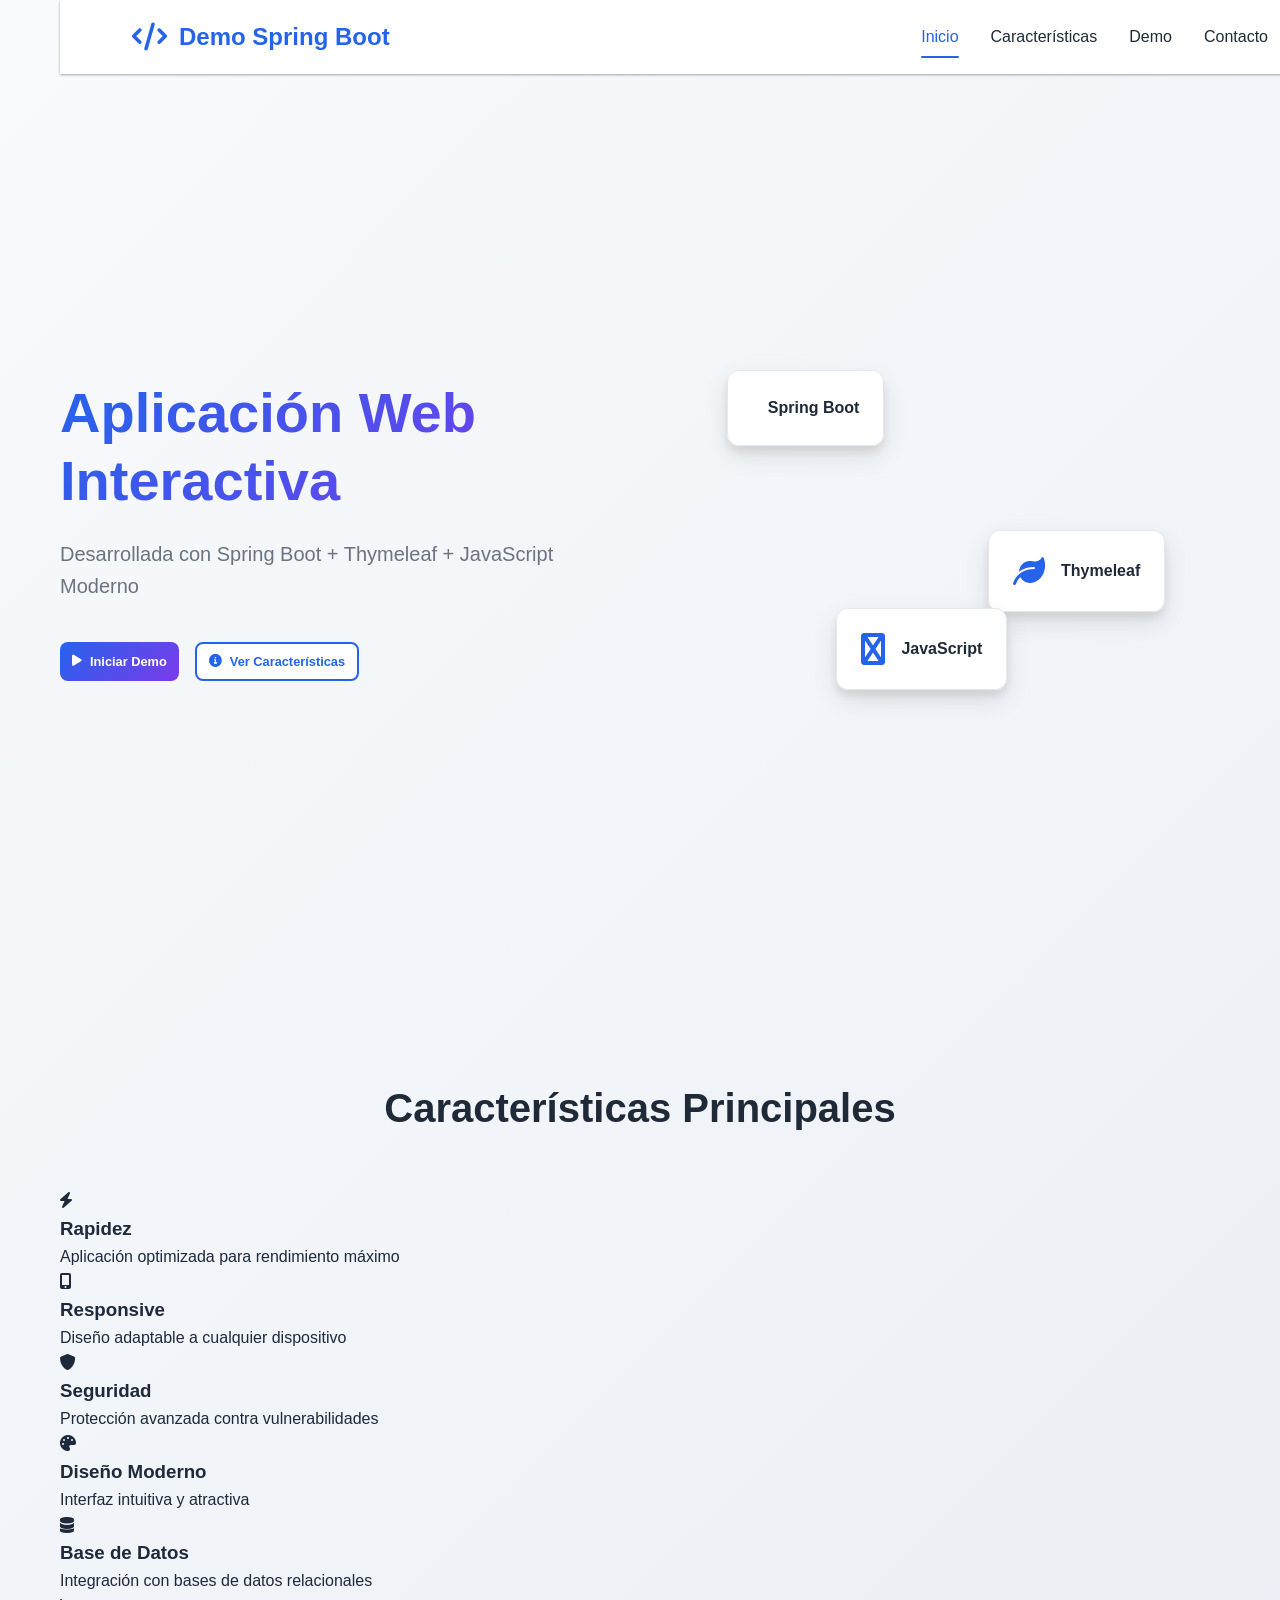
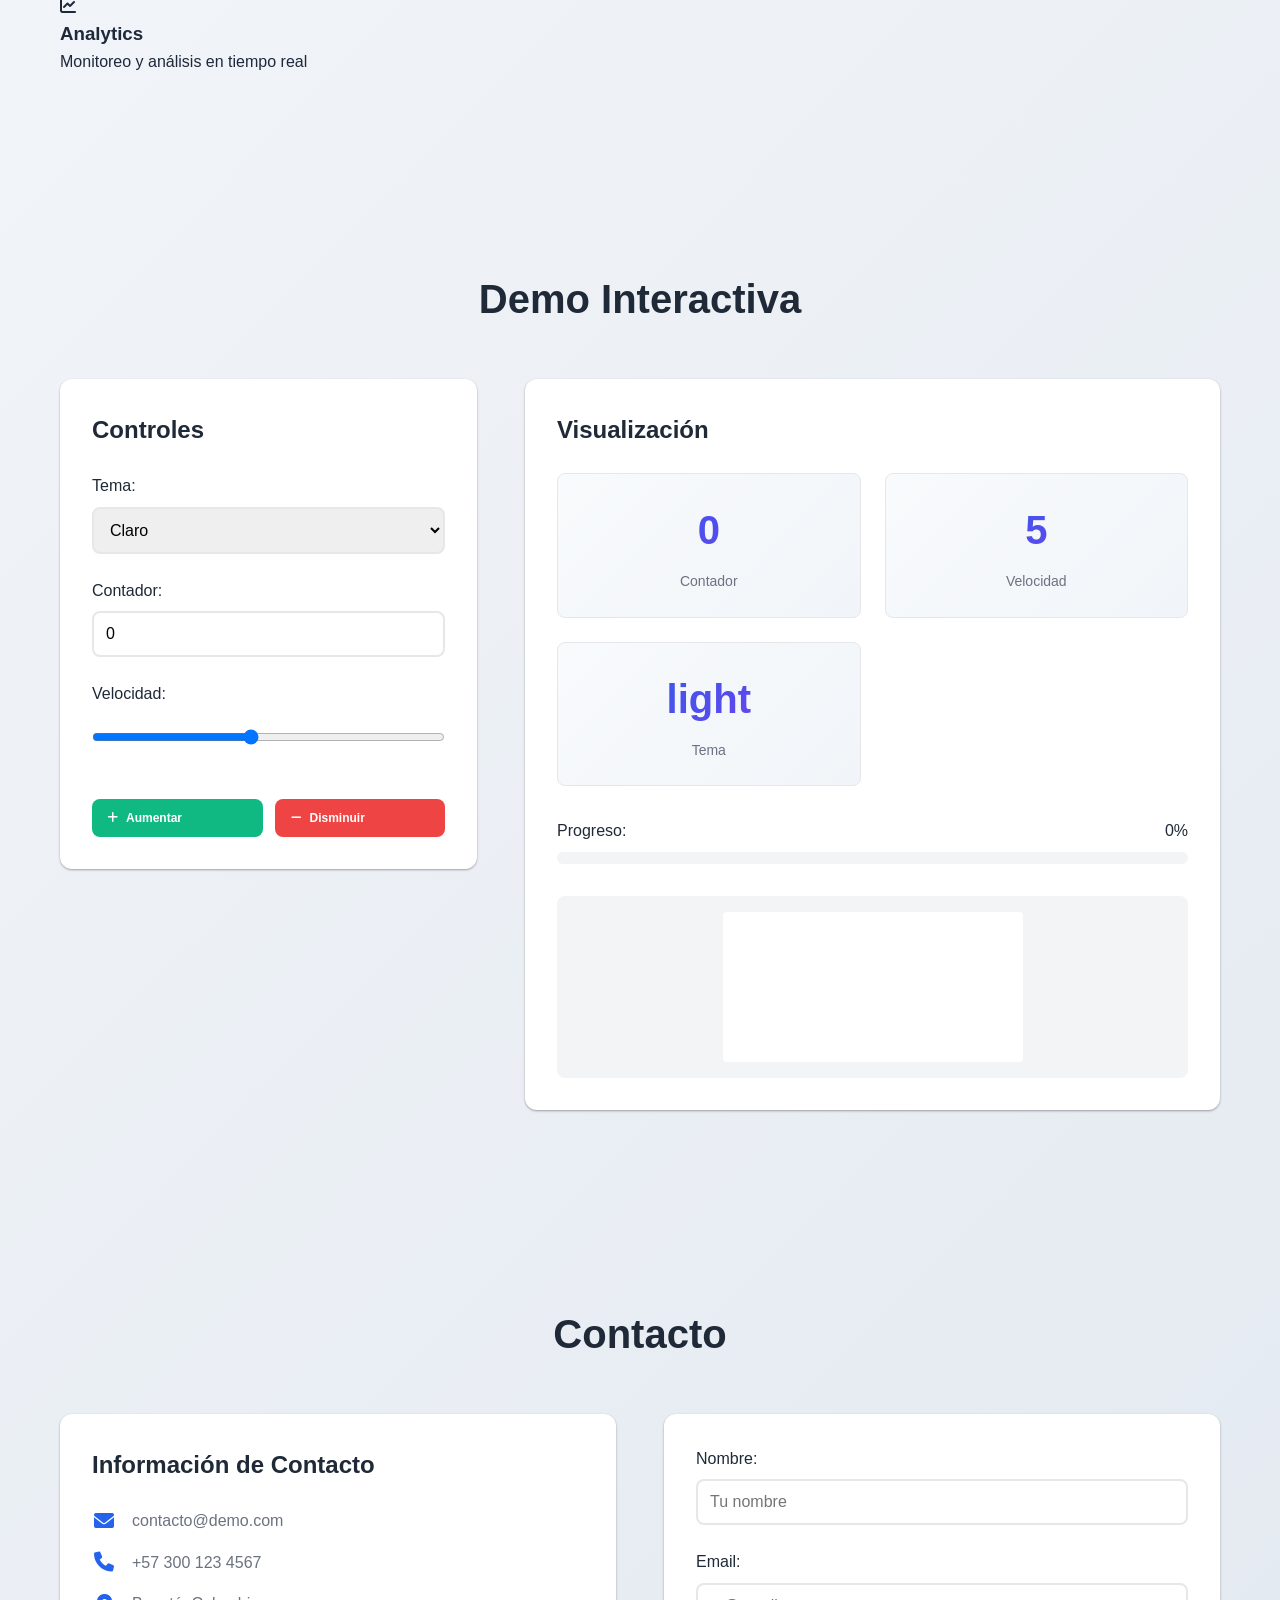
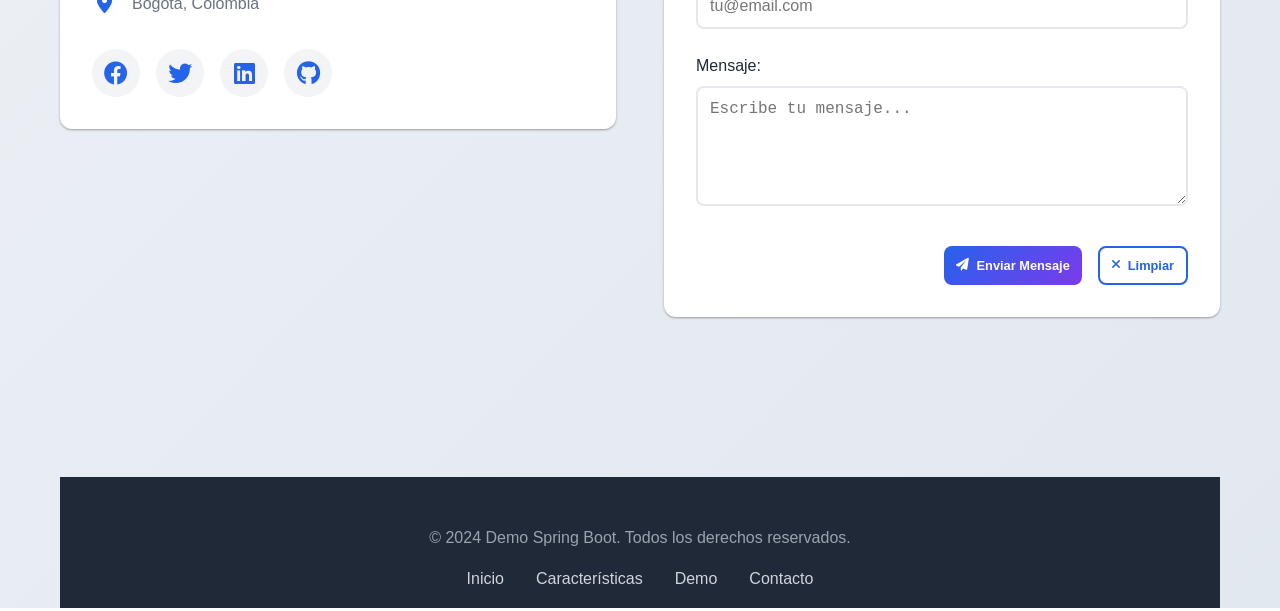
<file: target/classes/static/index.html>
<!DOCTYPE html>
<html lang="es">
<head>
    <meta charset="UTF-8">
    <meta name="viewport" content="width=device-width, initial-scale=1.0">
    <title>Demo Interactiva - Spring Boot + Thymeleaf</title>
    <link rel="stylesheet" href="styles.css">
    <link href="https://cdnjs.cloudflare.com/ajax/libs/font-awesome/6.0.0/css/all.min.css" rel="stylesheet">
</head>
<body>
    <div class="container">
        <!-- Header Fragment -->
        <header class="header">
            <div class="header-content">
                <h1 class="logo">
                    <i class="fas fa-code"></i>
                    Demo Spring Boot
                </h1>
                <nav class="nav">
                    <a href="#home" class="nav-link active">Inicio</a>
                    <a href="#features" class="nav-link">Características</a>
                    <a href="#demo" class="nav-link">Demo</a>
                    <a href="#contact" class="nav-link">Contacto</a>
                </nav>
            </div>
        </header>

        <main class="main">
            <section id="home" class="hero">
                <div class="hero-content">
                    <h2 class="hero-title">Aplicación Web Interactiva</h2>
                    <p class="hero-subtitle">Desarrollada con Spring Boot + Thymeleaf + JavaScript Moderno</p>
                    <div class="hero-buttons">
                        <button class="btn btn-primary" id="startDemo">
                            <i class="fas fa-play"></i>
                            Iniciar Demo
                        </button>
                        <button class="btn btn-secondary" id="showFeatures">
                            <i class="fas fa-info-circle"></i>
                            Ver Características
                        </button>
                    </div>
                </div>
                <div class="hero-visual">
                    <div class="floating-card card-1">
                        <i class="fas fa-spring"></i>
                        <span>Spring Boot</span>
                    </div>
                    <div class="floating-card card-2">
                        <i class="fas fa-leaf"></i>
                        <span>Thymeleaf</span>
                    </div>
                    <div class="floating-card card-3">
                        <i class="fas fa-js"></i>
                        <span>JavaScript</span>
                    </div>
                </div>
            </section>

            <!-- Features Fragment -->
            <section id="features" class="features">
                <h2 class="section-title">Características Principales</h2>
                <div class="features-grid">
                    <div class="feature-card" data-feature="1">
                        <div class="feature-icon">
                            <i class="fas fa-bolt"></i>
                        </div>
                        <h3>Rapidez</h3>
                        <p>Aplicación optimizada para rendimiento máximo</p>
                    </div>
                    <div class="feature-card" data-feature="2">
                        <div class="feature-icon">
                            <i class="fas fa-mobile-alt"></i>
                        </div>
                        <h3>Responsive</h3>
                        <p>Diseño adaptable a cualquier dispositivo</p>
                    </div>
                    <div class="feature-card" data-feature="3">
                        <div class="feature-icon">
                            <i class="fas fa-shield-alt"></i>
                        </div>
                        <h3>Seguridad</h3>
                        <p>Protección avanzada contra vulnerabilidades</p>
                    </div>
                    <div class="feature-card" data-feature="4">
                        <div class="feature-icon">
                            <i class="fas fa-palette"></i>
                        </div>
                        <h3>Diseño Moderno</h3>
                        <p>Interfaz intuitiva y atractiva</p>
                    </div>
                    <div class="feature-card" data-feature="5">
                        <div class="feature-icon">
                            <i class="fas fa-database"></i>
                        </div>
                        <h3>Base de Datos</h3>
                        <p>Integración con bases de datos relacionales</p>
                    </div>
                    <div class="feature-card" data-feature="6">
                        <div class="feature-icon">
                            <i class="fas fa-chart-line"></i>
                        </div>
                        <h3>Analytics</h3>
                        <p>Monitoreo y análisis en tiempo real</p>
                    </div>
                </div>
            </section>

            <section id="demo" class="demo">
                <h2 class="section-title">Demo Interactiva</h2>
                <div class="demo-container">
                    <div class="control-panel">
                        <h3>Controles</h3>
                        <div class="control-group">
                            <label for="themeSelect">Tema:</label>
                            <select id="themeSelect" class="form-control">
                                <option value="light">Claro</option>
                                <option value="dark">Oscuro</option>
                                <option value="blue">Azul</option>
                                <option value="green">Verde</option>
                            </select>
                        </div>
                        <div class="control-group">
                            <label for="countInput">Contador:</label>
                            <input type="number" id="countInput" class="form-control" value="0" min="0" max="100">
                        </div>
                        <div class="control-group">
                            <label for="speedRange">Velocidad:</label>
                            <input type="range" id="speedRange" class="form-control" min="1" max="10" value="5">
                        </div>
                        <div class="control-buttons">
                            <button class="btn btn-success" id="incrementBtn">
                                <i class="fas fa-plus"></i>
                                Aumentar
                            </button>
                            <button class="btn btn-danger" id="decrementBtn">
                                <i class="fas fa-minus"></i>
                                Disminuir
                            </button>
                        </div>
                    </div>
                    <div class="display-panel">
                        <h3>Visualización</h3>
                        <div class="stats-grid">
                            <div class="stat-card">
                                <div class="stat-number" id="countDisplay">0</div>
                                <div class="stat-label">Contador</div>
                            </div>
                            <div class="stat-card">
                                <div class="stat-number" id="speedDisplay">5</div>
                                <div class="stat-label">Velocidad</div>
                            </div>
                            <div class="stat-card">
                                <div class="stat-number" id="themeDisplay">light</div>
                                <div class="stat-label">Tema</div>
                            </div>
                        </div>
                        <div class="progress-section">
                            <div class="progress-label">
                                <span>Progreso:</span>
                                <span id="progressPercent">0%</span>
                            </div>
                            <div class="progress-bar">
                                <div class="progress-fill" id="progressFill"></div>
                            </div>
                        </div>
                        <div class="canvas-container">
                            <canvas id="demoCanvas"></canvas>
                        </div>
                    </div>
                </div>
            </section>

            <section id="contact" class="contact">
                <h2 class="section-title">Contacto</h2>
                <div class="contact-container">
                    <div class="contact-info">
                        <h3>Información de Contacto</h3>
                        <div class="contact-item">
                            <i class="fas fa-envelope"></i>
                            <span>contacto@demo.com</span>
                        </div>
                        <div class="contact-item">
                            <i class="fas fa-phone"></i>
                            <span>+57 300 123 4567</span>
                        </div>
                        <div class="contact-item">
                            <i class="fas fa-map-marker-alt"></i>
                            <span>Bogotá, Colombia</span>
                        </div>
                        <div class="social-links">
                            <a href="#" class="social-link" aria-label="Facebook">
                                <i class="fab fa-facebook"></i>
                            </a>
                            <a href="#" class="social-link" aria-label="Twitter">
                                <i class="fab fa-twitter"></i>
                            </a>
                            <a href="#" class="social-link" aria-label="LinkedIn">
                                <i class="fab fa-linkedin"></i>
                            </a>
                            <a href="#" class="social-link" aria-label="GitHub">
                                <i class="fab fa-github"></i>
                            </a>
                        </div>
                    </div>
                    <form class="contact-form" id="contactForm">
                        <div class="form-group">
                            <label for="name">Nombre:</label>
                            <input type="text" id="name" class="form-control" required placeholder="Tu nombre">
                        </div>
                        <div class="form-group">
                            <label for="email">Email:</label>
                            <input type="email" id="email" class="form-control" required placeholder="tu@email.com">
                        </div>
                        <div class="form-group">
                            <label for="message">Mensaje:</label>
                            <textarea id="message" class="form-control" rows="5" required placeholder="Escribe tu mensaje..."></textarea>
                        </div>
                        <div class="form-actions">
                            <button type="submit" class="btn btn-primary">
                                <i class="fas fa-paper-plane"></i>
                                Enviar Mensaje
                            </button>
                            <button type="reset" class="btn btn-secondary">
                                <i class="fas fa-times"></i>
                                Limpiar
                            </button>
                        </div>
                    </form>
                </div>
            </section>
        </main>

        <!-- Footer Fragment -->
        <footer class="footer">
            <div class="footer-content">
                <p>&copy; 2024 Demo Spring Boot. Todos los derechos reservados.</p>
                <div class="footer-links">
                    <a href="#home">Inicio</a>
                    <a href="#features">Características</a>
                    <a href="#demo">Demo</a>
                    <a href="#contact">Contacto</a>
                </div>
            </div>
        </footer>
    </div>

    <div class="toast" id="toast">
        <i class="fas fa-check-circle"></i>
        <span id="toastMessage">Operación exitosa!</span>
    </div>

    <script src="script.js"></script>
</body>
</html>
</file>
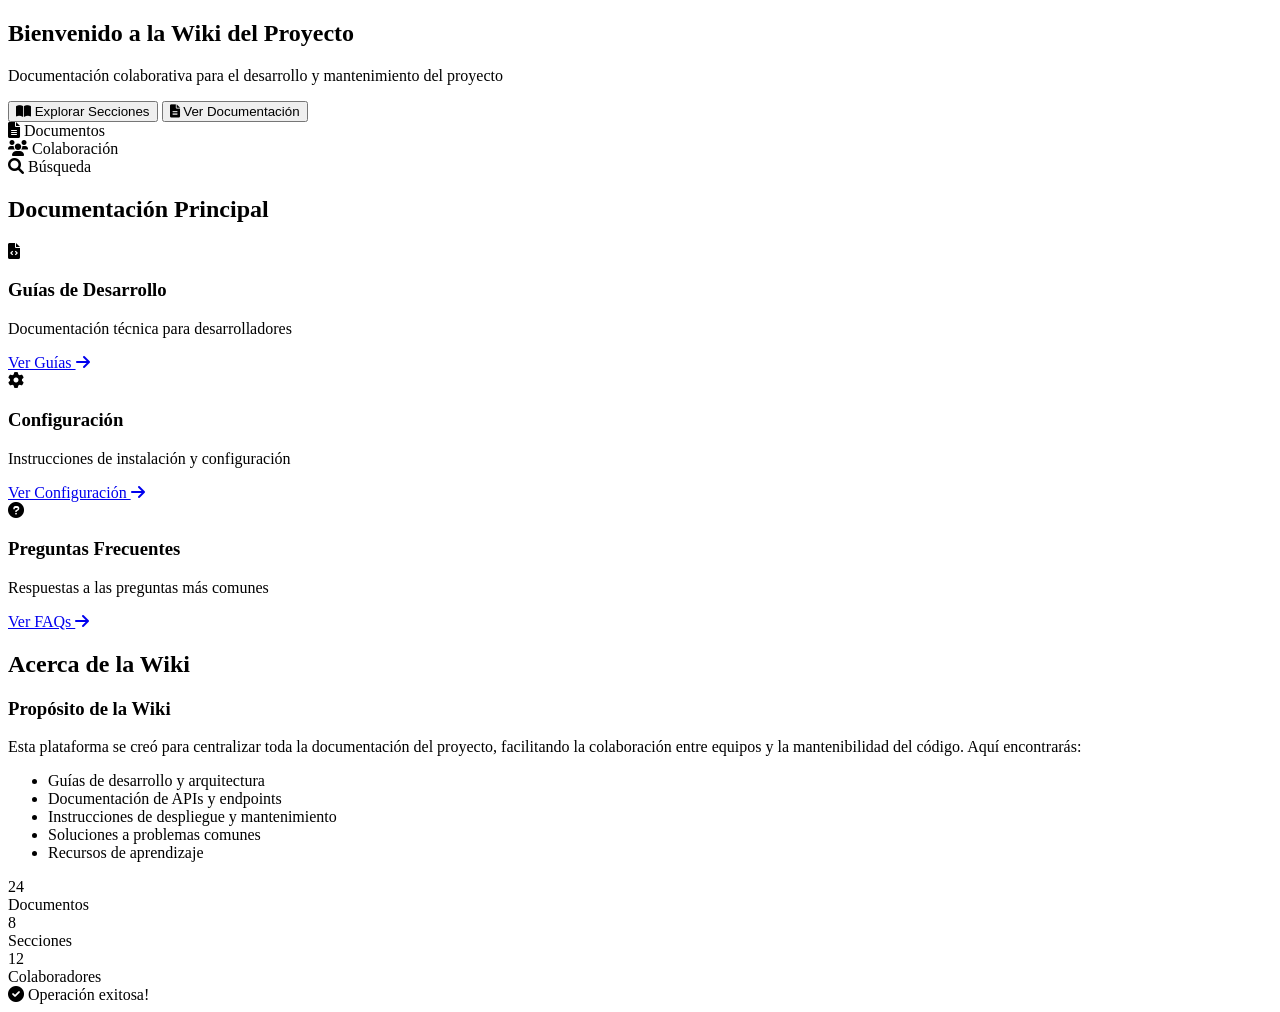
<file: target/classes/templates/index.html>
<!DOCTYPE html>
<html lang="es" xmlns:th="http://www.thymeleaf.org">
<head>
    <meta charset="UTF-8">
    <meta name="viewport" content="width=device-width, initial-scale=1.0">
    <title>Wiki de Proyecto - Documentación Colaborativa</title>
    <link rel="stylesheet" th:href="@{/styles.css}">
    <link href="https://cdnjs.cloudflare.com/ajax/libs/font-awesome/6.0.0/css/all.min.css" rel="stylesheet">
</head>
<body>
    <div class="container">
        <!-- Header Fragment -->
        <th:block th:replace="~{fragments/header :: header}"></th:block>

        <main class="main">
            <section id="home" class="hero">
                <div class="hero-content">
                    <h2 class="hero-title">Bienvenido a la Wiki del Proyecto</h2>
                    <p class="hero-subtitle">Documentación colaborativa para el desarrollo y mantenimiento del proyecto</p>
                    <div class="hero-buttons">
                        <button class="btn btn-primary" id="exploreSections">
                            <i class="fas fa-book-open"></i>
                            Explorar Secciones
                        </button>
                        <button class="btn btn-secondary" id="viewDocumentation">
                            <i class="fas fa-file-alt"></i>
                            Ver Documentación
                        </button>
                    </div>
                </div>
                <div class="hero-visual">
                    <div class="floating-card card-1">
                        <i class="fas fa-file-alt"></i>
                        <span>Documentos</span>
                    </div>
                    <div class="floating-card card-2">
                        <i class="fas fa-users"></i>
                        <span>Colaboración</span>
                    </div>
                    <div class="floating-card card-3">
                        <i class="fas fa-search"></i>
                        <span>Búsqueda</span>
                    </div>
                </div>
            </section>

            <!-- Wiki Sections Fragment -->
            <th:block th:replace="~{fragments/sections :: sections}"></th:block>

            <section id="documentation" class="documentation">
                <h2 class="section-title">Documentación Principal</h2>
                <div class="docs-container">
                    <div class="doc-card">
                        <div class="doc-icon">
                            <i class="fas fa-file-code"></i>
                        </div>
                        <h3>Guías de Desarrollo</h3>
                        <p>Documentación técnica para desarrolladores</p>
                        <a href="#" class="btn-link">
                            Ver Guías <i class="fas fa-arrow-right"></i>
                        </a>
                    </div>
                    <div class="doc-card">
                        <div class="doc-icon">
                            <i class="fas fa-cog"></i>
                        </div>
                        <h3>Configuración</h3>
                        <p>Instrucciones de instalación y configuración</p>
                        <a href="#" class="btn-link">
                            Ver Configuración <i class="fas fa-arrow-right"></i>
                        </a>
                    </div>
                    <div class="doc-card">
                        <div class="doc-icon">
                            <i class="fas fa-question-circle"></i>
                        </div>
                        <h3>Preguntas Frecuentes</h3>
                        <p>Respuestas a las preguntas más comunes</p>
                        <a href="#" class="btn-link">
                            Ver FAQs <i class="fas fa-arrow-right"></i>
                        </a>
                    </div>
                </div>
            </section>

            <section id="about" class="about">
                <h2 class="section-title">Acerca de la Wiki</h2>
                <div class="about-container">
                    <div class="about-content">
                        <h3>Propósito de la Wiki</h3>
                        <p>Esta plataforma se creó para centralizar toda la documentación del proyecto, facilitando la colaboración entre equipos y la mantenibilidad del código. Aquí encontrarás:</p>
                        <ul>
                            <li>Guías de desarrollo y arquitectura</li>
                            <li>Documentación de APIs y endpoints</li>
                            <li>Instrucciones de despliegue y mantenimiento</li>
                            <li>Soluciones a problemas comunes</li>
                            <li>Recursos de aprendizaje</li>
                        </ul>
                    </div>
                    <div class="about-stats">
                        <div class="stat-item">
                            <div class="stat-number" id="docCount">24</div>
                            <div class="stat-label">Documentos</div>
                        </div>
                        <div class="stat-item">
                            <div class="stat-number" id="sectionCount">8</div>
                            <div class="stat-label">Secciones</div>
                        </div>
                        <div class="stat-item">
                            <div class="stat-number" id="contributors">12</div>
                            <div class="stat-label">Colaboradores</div>
                        </div>
                    </div>
                </div>
            </section>
        </main>

        <!-- Footer Fragment -->
        <th:block th:replace="~{fragments/footer :: footer}"></th:block>
    </div>

    <div class="toast" id="toast">
        <i class="fas fa-check-circle"></i>
        <span id="toastMessage">Operación exitosa!</span>
    </div>

    <script th:src="@{/script.js}"></script>
</body>
</html>
</file>
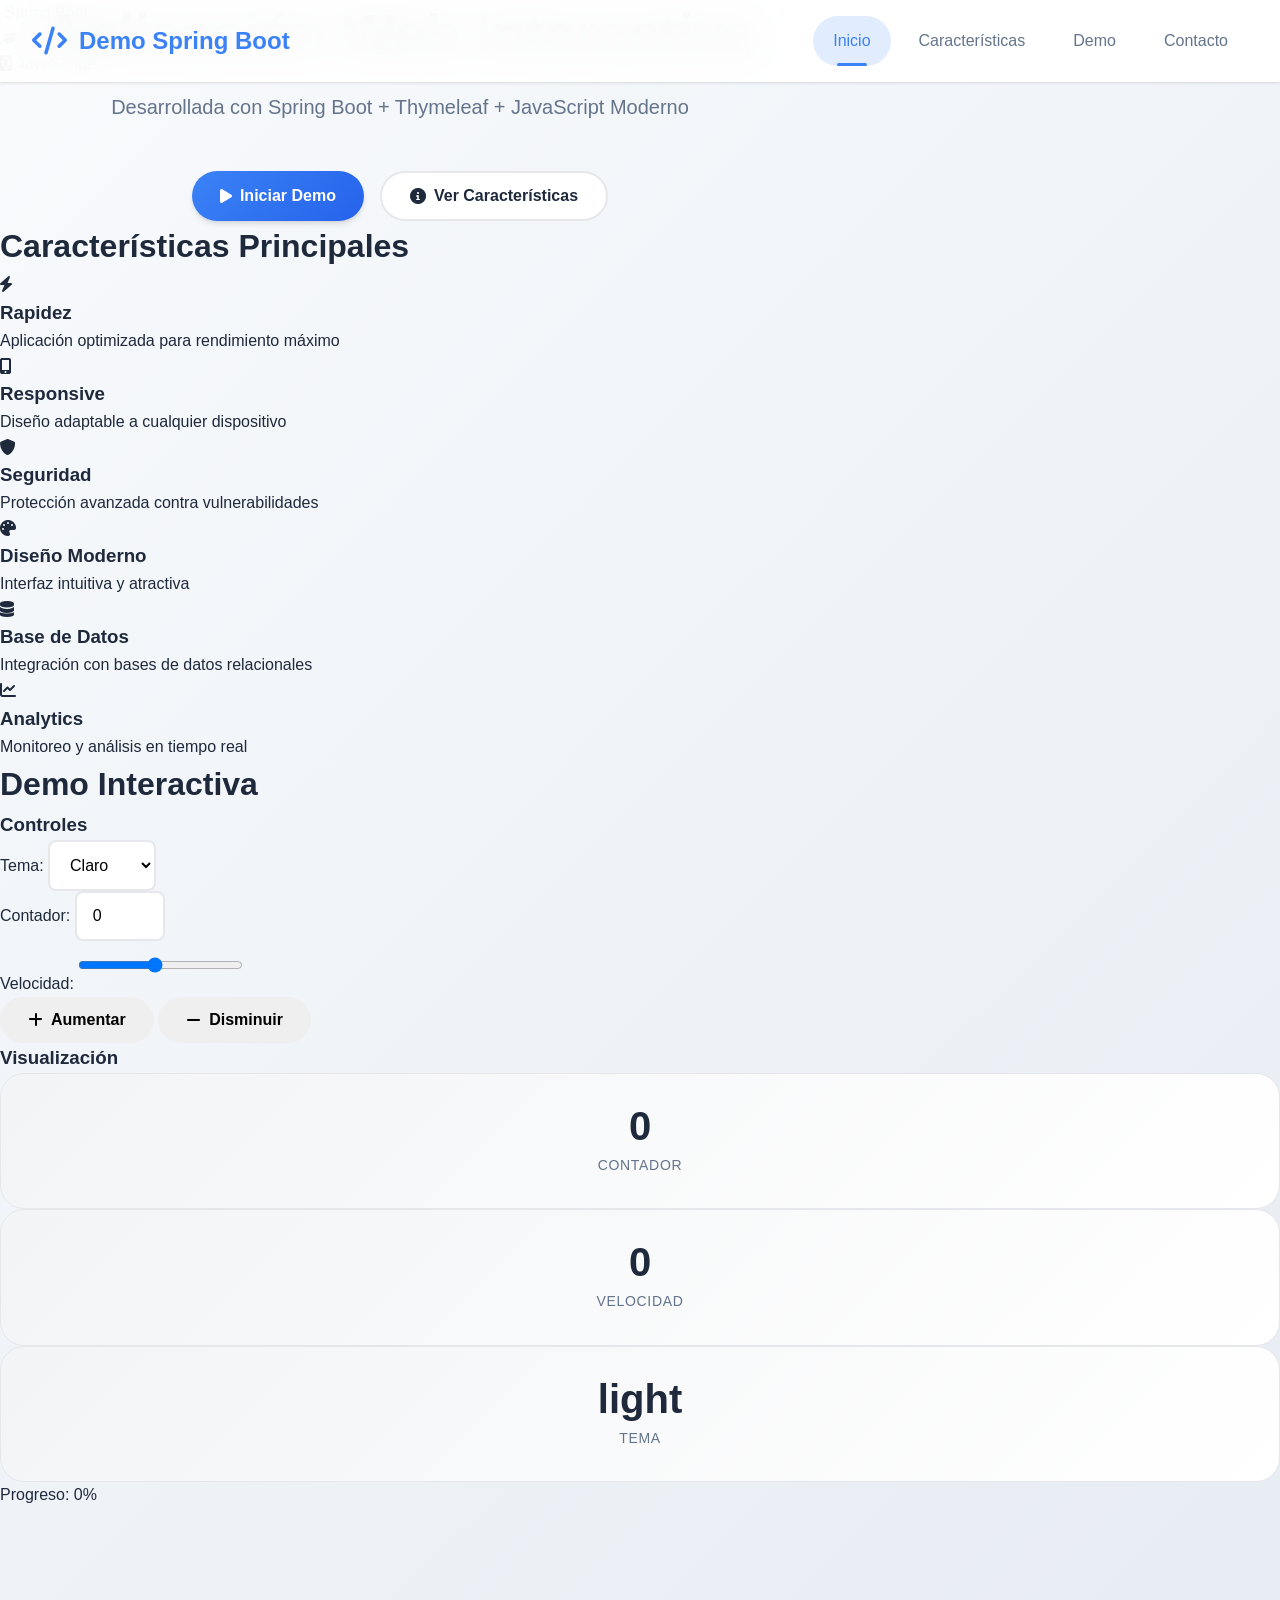
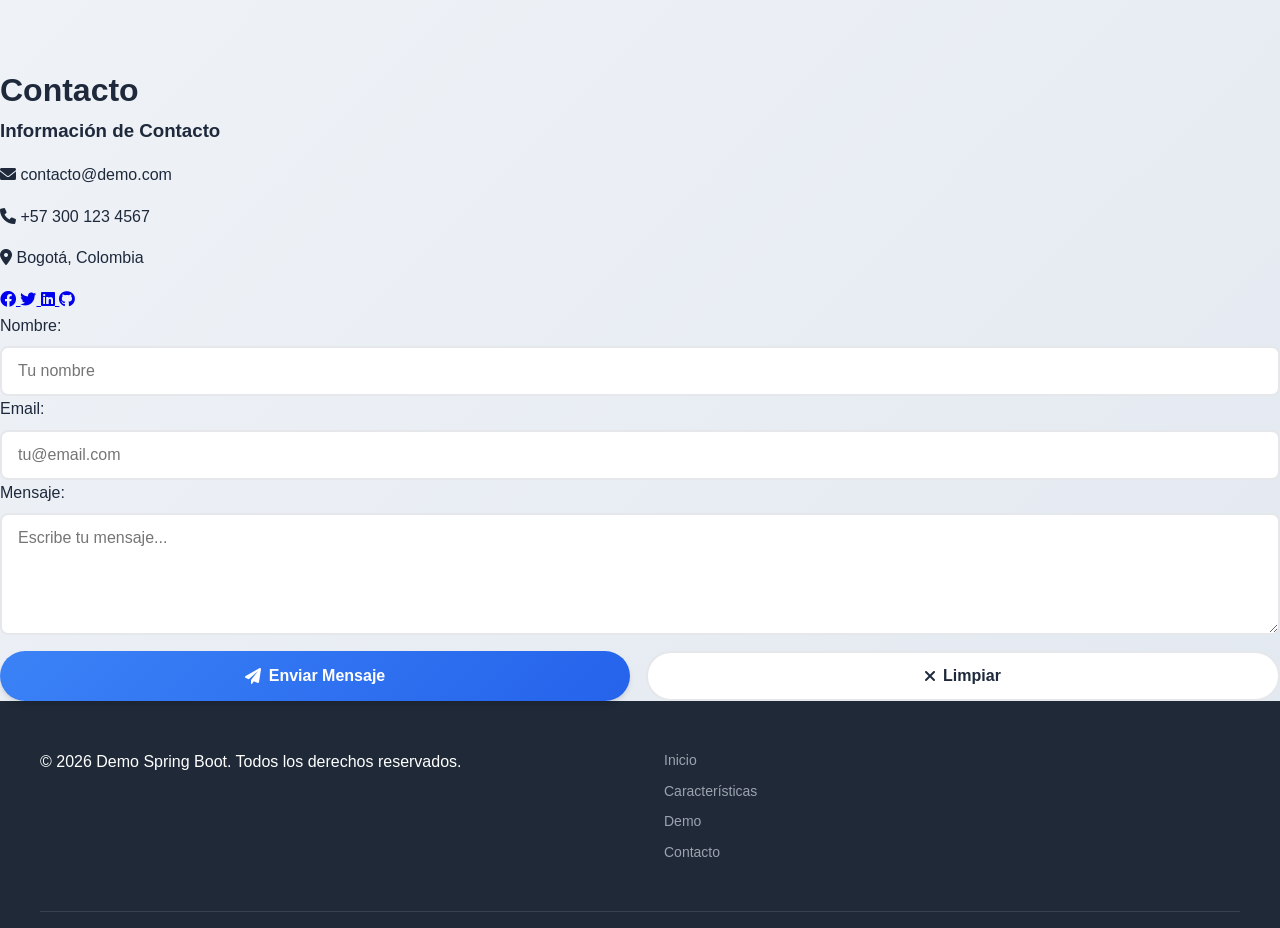
<file: src/main/resources/static/index.html>
<!DOCTYPE html>
<html lang="es">
<head>
    <meta charset="UTF-8">
    <meta name="viewport" content="width=device-width, initial-scale=1.0">
    <title>Demo Interactiva - Spring Boot + Thymeleaf</title>
    <link rel="stylesheet" href="styles.css">
    <link href="https://cdnjs.cloudflare.com/ajax/libs/font-awesome/6.0.0/css/all.min.css" rel="stylesheet">
</head>
<body>
    <div class="container">
        <!-- Header Fragment -->
        <header class="header">
            <div class="header-content">
                <h1 class="logo">
                    <i class="fas fa-code"></i>
                    Demo Spring Boot
                </h1>
                <nav class="nav">
                    <a href="#home" class="nav-link active">Inicio</a>
                    <a href="#features" class="nav-link">Características</a>
                    <a href="#demo" class="nav-link">Demo</a>
                    <a href="#contact" class="nav-link">Contacto</a>
                </nav>
            </div>
        </header>

        <main class="main">
            <section id="home" class="hero">
                <div class="hero-content">
                    <h2 class="hero-title">Aplicación Web Interactiva</h2>
                    <p class="hero-subtitle">Desarrollada con Spring Boot + Thymeleaf + JavaScript Moderno</p>
                    <div class="hero-buttons">
                        <button class="btn btn-primary" id="startDemo">
                            <i class="fas fa-play"></i>
                            Iniciar Demo
                        </button>
                        <button class="btn btn-secondary" id="showFeatures">
                            <i class="fas fa-info-circle"></i>
                            Ver Características
                        </button>
                    </div>
                </div>
                <div class="hero-visual">
                    <div class="floating-card card-1">
                        <i class="fas fa-spring"></i>
                        <span>Spring Boot</span>
                    </div>
                    <div class="floating-card card-2">
                        <i class="fas fa-leaf"></i>
                        <span>Thymeleaf</span>
                    </div>
                    <div class="floating-card card-3">
                        <i class="fas fa-js"></i>
                        <span>JavaScript</span>
                    </div>
                </div>
            </section>

            <!-- Features Fragment -->
            <section id="features" class="features">
                <h2 class="section-title">Características Principales</h2>
                <div class="features-grid">
                    <div class="feature-card" data-feature="1">
                        <div class="feature-icon">
                            <i class="fas fa-bolt"></i>
                        </div>
                        <h3>Rapidez</h3>
                        <p>Aplicación optimizada para rendimiento máximo</p>
                    </div>
                    <div class="feature-card" data-feature="2">
                        <div class="feature-icon">
                            <i class="fas fa-mobile-alt"></i>
                        </div>
                        <h3>Responsive</h3>
                        <p>Diseño adaptable a cualquier dispositivo</p>
                    </div>
                    <div class="feature-card" data-feature="3">
                        <div class="feature-icon">
                            <i class="fas fa-shield-alt"></i>
                        </div>
                        <h3>Seguridad</h3>
                        <p>Protección avanzada contra vulnerabilidades</p>
                    </div>
                    <div class="feature-card" data-feature="4">
                        <div class="feature-icon">
                            <i class="fas fa-palette"></i>
                        </div>
                        <h3>Diseño Moderno</h3>
                        <p>Interfaz intuitiva y atractiva</p>
                    </div>
                    <div class="feature-card" data-feature="5">
                        <div class="feature-icon">
                            <i class="fas fa-database"></i>
                        </div>
                        <h3>Base de Datos</h3>
                        <p>Integración con bases de datos relacionales</p>
                    </div>
                    <div class="feature-card" data-feature="6">
                        <div class="feature-icon">
                            <i class="fas fa-chart-line"></i>
                        </div>
                        <h3>Analytics</h3>
                        <p>Monitoreo y análisis en tiempo real</p>
                    </div>
                </div>
            </section>

            <section id="demo" class="demo">
                <h2 class="section-title">Demo Interactiva</h2>
                <div class="demo-container">
                    <div class="control-panel">
                        <h3>Controles</h3>
                        <div class="control-group">
                            <label for="themeSelect">Tema:</label>
                            <select id="themeSelect" class="form-control">
                                <option value="light">Claro</option>
                                <option value="dark">Oscuro</option>
                                <option value="blue">Azul</option>
                                <option value="green">Verde</option>
                            </select>
                        </div>
                        <div class="control-group">
                            <label for="countInput">Contador:</label>
                            <input type="number" id="countInput" class="form-control" value="0" min="0" max="100">
                        </div>
                        <div class="control-group">
                            <label for="speedRange">Velocidad:</label>
                            <input type="range" id="speedRange" class="form-control" min="1" max="10" value="5">
                        </div>
                        <div class="control-buttons">
                            <button class="btn btn-success" id="incrementBtn">
                                <i class="fas fa-plus"></i>
                                Aumentar
                            </button>
                            <button class="btn btn-danger" id="decrementBtn">
                                <i class="fas fa-minus"></i>
                                Disminuir
                            </button>
                        </div>
                    </div>
                    <div class="display-panel">
                        <h3>Visualización</h3>
                        <div class="stats-grid">
                            <div class="stat-card">
                                <div class="stat-number" id="countDisplay">0</div>
                                <div class="stat-label">Contador</div>
                            </div>
                            <div class="stat-card">
                                <div class="stat-number" id="speedDisplay">5</div>
                                <div class="stat-label">Velocidad</div>
                            </div>
                            <div class="stat-card">
                                <div class="stat-number" id="themeDisplay">light</div>
                                <div class="stat-label">Tema</div>
                            </div>
                        </div>
                        <div class="progress-section">
                            <div class="progress-label">
                                <span>Progreso:</span>
                                <span id="progressPercent">0%</span>
                            </div>
                            <div class="progress-bar">
                                <div class="progress-fill" id="progressFill"></div>
                            </div>
                        </div>
                        <div class="canvas-container">
                            <canvas id="demoCanvas"></canvas>
                        </div>
                    </div>
                </div>
            </section>

            <section id="contact" class="contact">
                <h2 class="section-title">Contacto</h2>
                <div class="contact-container">
                    <div class="contact-info">
                        <h3>Información de Contacto</h3>
                        <div class="contact-item">
                            <i class="fas fa-envelope"></i>
                            <span>contacto@demo.com</span>
                        </div>
                        <div class="contact-item">
                            <i class="fas fa-phone"></i>
                            <span>+57 300 123 4567</span>
                        </div>
                        <div class="contact-item">
                            <i class="fas fa-map-marker-alt"></i>
                            <span>Bogotá, Colombia</span>
                        </div>
                        <div class="social-links">
                            <a href="#" class="social-link" aria-label="Facebook">
                                <i class="fab fa-facebook"></i>
                            </a>
                            <a href="#" class="social-link" aria-label="Twitter">
                                <i class="fab fa-twitter"></i>
                            </a>
                            <a href="#" class="social-link" aria-label="LinkedIn">
                                <i class="fab fa-linkedin"></i>
                            </a>
                            <a href="#" class="social-link" aria-label="GitHub">
                                <i class="fab fa-github"></i>
                            </a>
                        </div>
                    </div>
                    <form class="contact-form" id="contactForm">
                        <div class="form-group">
                            <label for="name">Nombre:</label>
                            <input type="text" id="name" class="form-control" required placeholder="Tu nombre">
                        </div>
                        <div class="form-group">
                            <label for="email">Email:</label>
                            <input type="email" id="email" class="form-control" required placeholder="tu@email.com">
                        </div>
                        <div class="form-group">
                            <label for="message">Mensaje:</label>
                            <textarea id="message" class="form-control" rows="5" required placeholder="Escribe tu mensaje..."></textarea>
                        </div>
                        <div class="form-actions">
                            <button type="submit" class="btn btn-primary">
                                <i class="fas fa-paper-plane"></i>
                                Enviar Mensaje
                            </button>
                            <button type="reset" class="btn btn-secondary">
                                <i class="fas fa-times"></i>
                                Limpiar
                            </button>
                        </div>
                    </form>
                </div>
            </section>
        </main>

        <!-- Footer Fragment -->
        <footer class="footer">
            <div class="footer-content">
                <p>&copy; 2026 Demo Spring Boot. Todos los derechos reservados.</p>
                <div class="footer-links">
                    <a href="#home">Inicio</a>
                    <a href="#features">Características</a>
                    <a href="#demo">Demo</a>
                    <a href="#contact">Contacto</a>
                </div>
            </div>
        </footer>
    </div>

    <div class="toast" id="toast">
        <i class="fas fa-check-circle"></i>
        <span id="toastMessage">Operación exitosa!</span>
    </div>

    <script src="script.js"></script>
</body>
</html>
</file>
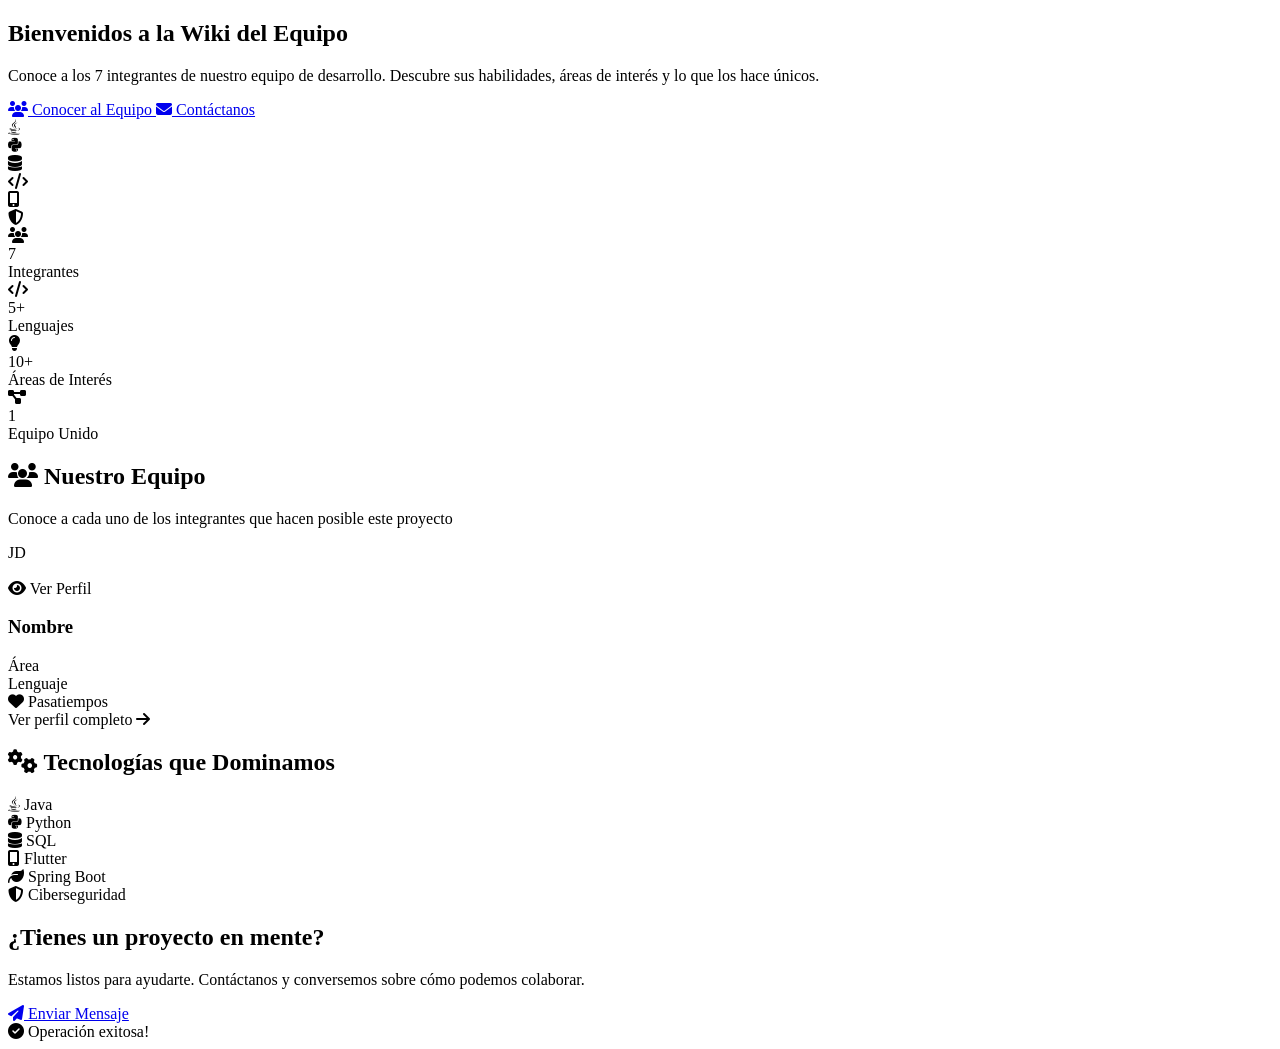
<file: src/main/resources/templates/index.html>
<!DOCTYPE html>
<html lang="es" xmlns:th="http://www.thymeleaf.org">
<head>
    <meta charset="UTF-8">
    <meta name="viewport" content="width=device-width, initial-scale=1.0">
    <title>Wiki del Equipo - Inicio</title>
    
    <!-- Estilos -->
    <link rel="stylesheet" th:href="@{/styles.css}">
    <link href="https://cdnjs.cloudflare.com/ajax/libs/font-awesome/6.4.0/css/all.min.css" rel="stylesheet">
    <link href="https://fonts.googleapis.com/css2?family=Inter:wght@300;400;500;600;700;800&display=swap" rel="stylesheet">
</head>
<body class="wiki-body">
    <!-- Contenedor principal -->
    <div class="wiki-container">
        <!-- Header Fragment -->
        <th:block th:replace="~{fragments/header :: header}"></th:block>
        
        <!-- Contenido principal -->
        <main class="wiki-main">
            <!-- Hero Section -->
            <section id="home" class="hero-section">
                <div class="hero-background">
                    <div class="hero-shapes">
                        <div class="shape shape-1"></div>
                        <div class="shape shape-2"></div>
                        <div class="shape shape-3"></div>
                        <div class="shape shape-4"></div>
                    </div>
                </div>
                <div class="hero-content">
                    <h1 class="hero-title animate-fade-in">
                        <span class="title-line">Bienvenidos a la</span>
                        <span class="title-highlight">Wiki del Equipo</span>
                    </h1>
                    <p class="hero-subtitle animate-fade-in-delay">
                        Conoce a los <span th:text="${totalIntegrantes}">7</span> integrantes de nuestro equipo de desarrollo. 
                        Descubre sus habilidades, áreas de interés y lo que los hace únicos.
                    </p>
                    <div class="hero-buttons animate-fade-in-delay-2">
                        <a href="#equipo" class="btn btn-primary btn-glow">
                            <i class="fas fa-users"></i>
                            Conocer al Equipo
                        </a>
                        <a href="/contacto" class="btn btn-secondary">
                            <i class="fas fa-envelope"></i>
                            Contáctanos
                        </a>
                    </div>
                </div>
                <div class="hero-visual">
                    <div class="floating-icons">
                        <div class="floating-icon icon-1"><i class="fab fa-java"></i></div>
                        <div class="floating-icon icon-2"><i class="fab fa-python"></i></div>
                        <div class="floating-icon icon-3"><i class="fas fa-database"></i></div>
                        <div class="floating-icon icon-4"><i class="fas fa-code"></i></div>
                        <div class="floating-icon icon-5"><i class="fas fa-mobile-alt"></i></div>
                        <div class="floating-icon icon-6"><i class="fas fa-shield-alt"></i></div>
                    </div>
                </div>
            </section>
            
            <!-- Estadísticas -->
            <section class="stats-section">
                <div class="stats-container">
                    <div class="stat-card animate-on-scroll">
                        <div class="stat-icon">
                            <i class="fas fa-users"></i>
                        </div>
                        <div class="stat-number" th:text="${totalIntegrantes}">7</div>
                        <div class="stat-label">Integrantes</div>
                    </div>
                    <div class="stat-card animate-on-scroll">
                        <div class="stat-icon">
                            <i class="fas fa-code"></i>
                        </div>
                        <div class="stat-number">5+</div>
                        <div class="stat-label">Lenguajes</div>
                    </div>
                    <div class="stat-card animate-on-scroll">
                        <div class="stat-icon">
                            <i class="fas fa-lightbulb"></i>
                        </div>
                        <div class="stat-number">10+</div>
                        <div class="stat-label">Áreas de Interés</div>
                    </div>
                    <div class="stat-card animate-on-scroll">
                        <div class="stat-icon">
                            <i class="fas fa-project-diagram"></i>
                        </div>
                        <div class="stat-number">1</div>
                        <div class="stat-label">Equipo Unido</div>
                    </div>
                </div>
            </section>
            
            <!-- Sección del Equipo -->
            <section id="equipo" class="team-section">
                <div class="section-header">
                    <h2 class="section-title">
                        <span class="title-icon"><i class="fas fa-users"></i></span>
                        Nuestro Equipo
                    </h2>
                    <p class="section-subtitle">
                        Conoce a cada uno de los integrantes que hacen posible este proyecto
                    </p>
                </div>
                
                <div class="team-grid">
                    <!-- Tarjeta de cada integrante -->
                    <div class="team-card animate-on-scroll" th:each="integrante : ${integrantes}">
                        <div class="card-glow" th:style="'--card-color: ' + ${integrante.colorTema}"></div>
                        <div class="card-image-container">
                            <div class="card-image-placeholder" th:style="'--card-color: ' + ${integrante.colorTema}">
                                <span class="placeholder-initials" th:text="${integrante.iniciales}">JD</span>
                            </div>
                            <img th:src="${integrante.imagen}" 
                                 th:alt="${integrante.nombre}" 
                                 class="card-image"
                                 onerror="this.style.display='none'">
                            <div class="card-overlay">
                                <a th:href="@{/integrante/{id}(id=${integrante.id})}" class="overlay-link">
                                    <i class="fas fa-eye"></i>
                                    Ver Perfil
                                </a>
                            </div>
                        </div>
                        <div class="card-content">
                            <h3 class="card-name" th:text="${integrante.nombre}">Nombre</h3>
                            <div class="card-areas">
                                <span class="area-tag" th:each="area : ${integrante.areasInteres}" th:text="${area}">Área</span>
                            </div>
                            <div class="card-languages">
                                <span class="lang-badge" th:each="lenguaje : ${integrante.lenguajes}" th:text="${lenguaje}">Lenguaje</span>
                            </div>
                            <div class="card-hobbies">
                                <i class="fas fa-heart"></i>
                                <span th:text="${#strings.listJoin(integrante.pasatiempos, ', ')}">Pasatiempos</span>
                            </div>
                            <a th:href="@{/integrante/{id}(id=${integrante.id})}" class="card-link">
                                Ver perfil completo <i class="fas fa-arrow-right"></i>
                            </a>
                        </div>
                    </div>
                </div>
            </section>
            
            <!-- Sección de Tecnologías -->
            <section class="tech-section">
                <div class="section-header">
                    <h2 class="section-title">
                        <span class="title-icon"><i class="fas fa-cogs"></i></span>
                        Tecnologías que Dominamos
                    </h2>
                </div>
                <div class="tech-grid">
                    <div class="tech-card animate-on-scroll">
                        <i class="fab fa-java tech-icon"></i>
                        <span class="tech-name">Java</span>
                    </div>
                    <div class="tech-card animate-on-scroll">
                        <i class="fab fa-python tech-icon"></i>
                        <span class="tech-name">Python</span>
                    </div>
                    <div class="tech-card animate-on-scroll">
                        <i class="fas fa-database tech-icon"></i>
                        <span class="tech-name">SQL</span>
                    </div>
                    <div class="tech-card animate-on-scroll">
                        <i class="fas fa-mobile-alt tech-icon"></i>
                        <span class="tech-name">Flutter</span>
                    </div>
                    <div class="tech-card animate-on-scroll">
                        <i class="fas fa-leaf tech-icon"></i>
                        <span class="tech-name">Spring Boot</span>
                    </div>
                    <div class="tech-card animate-on-scroll">
                        <i class="fas fa-shield-alt tech-icon"></i>
                        <span class="tech-name">Ciberseguridad</span>
                    </div>
                </div>
            </section>
            
            <!-- Call to Action -->
            <section class="cta-section">
                <div class="cta-content">
                    <h2 class="cta-title">¿Tienes un proyecto en mente?</h2>
                    <p class="cta-text">
                        Estamos listos para ayudarte. Contáctanos y conversemos sobre cómo podemos colaborar.
                    </p>
                    <a href="/contacto" class="btn btn-primary btn-large btn-glow">
                        <i class="fas fa-paper-plane"></i>
                        Enviar Mensaje
                    </a>
                </div>
            </section>
        </main>
        
        <!-- Footer Fragment -->
        <th:block th:replace="~{fragments/footer :: footer}"></th:block>
    </div>
    
    <!-- Toast para notificaciones -->
    <div class="toast" id="toast">
        <i class="fas fa-check-circle"></i>
        <span id="toastMessage">Operación exitosa!</span>
    </div>
    
    <!-- Scripts -->
    <script th:src="@{/script.js}"></script>
</body>
</html>
</file>
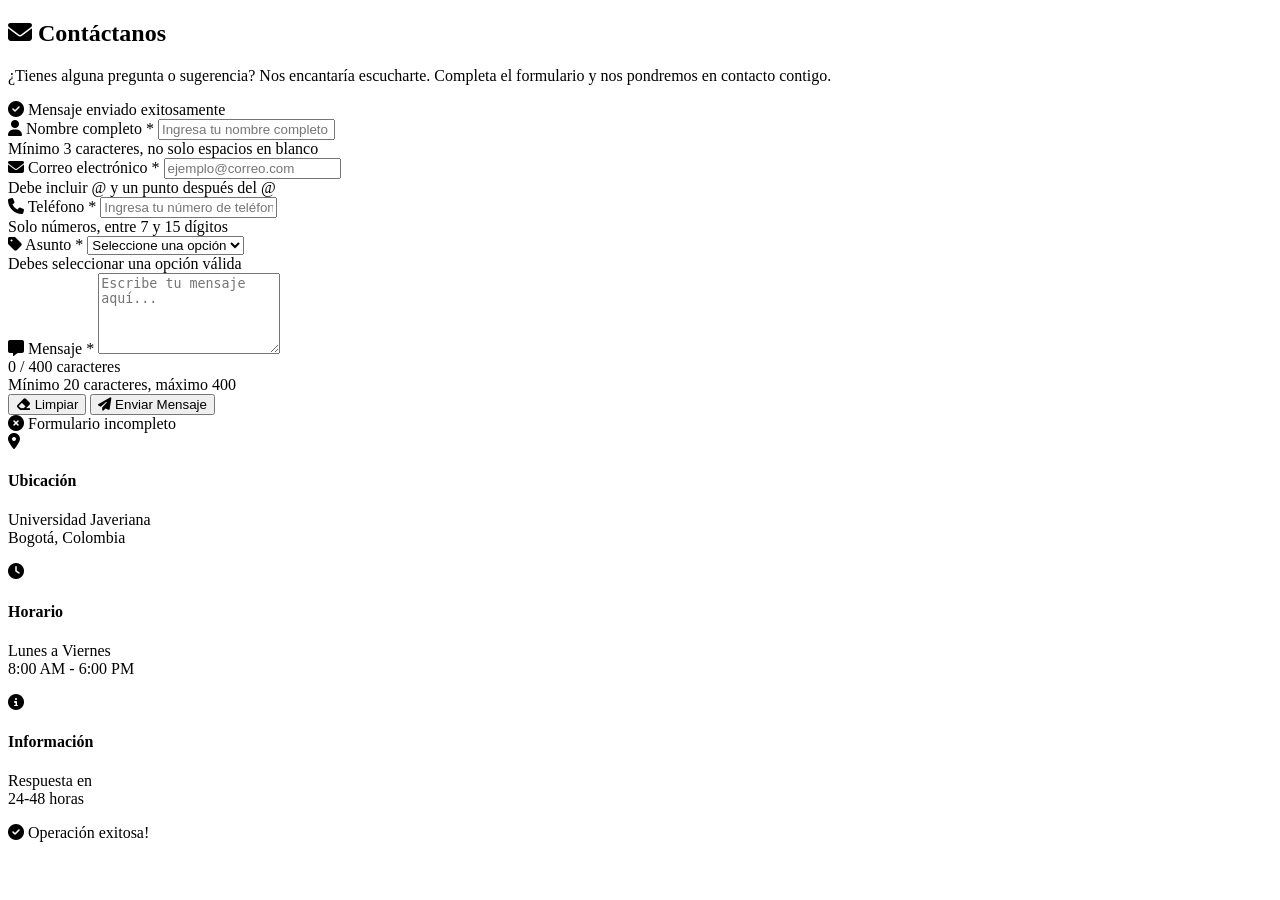
<file: src/main/resources/templates/contacto.html>
<!DOCTYPE html>
<html lang="es" xmlns:th="http://www.thymeleaf.org">
<head>
    <meta charset="UTF-8">
    <meta name="viewport" content="width=device-width, initial-scale=1.0">
    <title>Contacto - Wiki del Equipo</title>
    
    <!-- Estilos -->
    <link rel="stylesheet" th:href="@{/styles.css}">
    <link href="https://cdnjs.cloudflare.com/ajax/libs/font-awesome/6.4.0/css/all.min.css" rel="stylesheet">
    <link href="https://fonts.googleapis.com/css2?family=Inter:wght@300;400;500;600;700;800&display=swap" rel="stylesheet">
</head>
<body class="wiki-body contacto-page">
    <!-- Contenedor principal -->
    <div class="wiki-container">
        <!-- Header Fragment -->
        <th:block th:replace="~{fragments/header :: header}"></th:block>
        
        <!-- Contenido principal -->
        <main class="wiki-main">
            <!-- Hero del Contacto -->
            <section class="contacto-hero">
                <div class="hero-background-pattern"></div>
                <div class="contacto-hero-content">
                    <h1 class="hero-title animate-fade-in">
                        <i class="fas fa-envelope"></i>
                        Contáctanos
                    </h1>
                    <p class="hero-subtitle animate-fade-in-delay">
                        ¿Tienes alguna pregunta o sugerencia? Nos encantaría escucharte.
                        Completa el formulario y nos pondremos en contacto contigo.
                    </p>
                </div>
            </section>
            
            <!-- Mensaje de éxito -->
            <div class="success-message animate-fade-in" th:if="${mensajeExito}">
                <div class="success-content">
                    <i class="fas fa-check-circle"></i>
                    <span th:text="${mensajeExito}">Mensaje enviado exitosamente</span>
                </div>
            </div>
            
            <!-- Formulario de Contacto -->
            <section class="contacto-form-section">
                <div class="form-container">
                    <form id="contactoForm" action="/contacto" method="POST" class="contacto-form" novalidate>
                        <!-- Campo: Nombre completo -->
                        <div class="form-group">
                            <label for="nombre" class="form-label">
                                <i class="fas fa-user"></i>
                                Nombre completo <span class="required">*</span>
                            </label>
                            <input type="text" 
                                   id="nombre" 
                                   name="nombre" 
                                   class="form-control" 
                                   placeholder="Ingresa tu nombre completo"
                                   required
                                   minlength="3">
                            <div class="error-message" id="nombreError"></div>
                            <div class="field-hint">Mínimo 3 caracteres, no solo espacios en blanco</div>
                        </div>
                        
                        <!-- Campo: Correo electrónico -->
                        <div class="form-group">
                            <label for="correo" class="form-label">
                                <i class="fas fa-envelope"></i>
                                Correo electrónico <span class="required">*</span>
                            </label>
                            <input type="email" 
                                   id="correo" 
                                   name="correo" 
                                   class="form-control" 
                                   placeholder="ejemplo@correo.com"
                                   required>
                            <div class="error-message" id="correoError"></div>
                            <div class="field-hint">Debe incluir @ y un punto después del @</div>
                        </div>
                        
                        <!-- Campo: Teléfono -->
                        <div class="form-group">
                            <label for="telefono" class="form-label">
                                <i class="fas fa-phone"></i>
                                Teléfono <span class="required">*</span>
                            </label>
                            <input type="tel" 
                                   id="telefono" 
                                   name="telefono" 
                                   class="form-control" 
                                   placeholder="Ingresa tu número de teléfono"
                                   required
                                   minlength="7"
                                   maxlength="15">
                            <div class="error-message" id="telefonoError"></div>
                            <div class="field-hint">Solo números, entre 7 y 15 dígitos</div>
                        </div>
                        
                        <!-- Campo: Asunto -->
                        <div class="form-group">
                            <label for="asunto" class="form-label">
                                <i class="fas fa-tag"></i>
                                Asunto <span class="required">*</span>
                            </label>
                            <select id="asunto" 
                                    name="asunto" 
                                    class="form-control form-select"
                                    required>
                                <option value="">Seleccione una opción</option>
                                <option th:each="asunto : ${asuntos}" 
                                        th:value="${asunto}" 
                                        th:text="${asunto}">Asunto</option>
                            </select>
                            <div class="error-message" id="asuntoError"></div>
                            <div class="field-hint">Debes seleccionar una opción válida</div>
                        </div>
                        
                        <!-- Campo: Mensaje -->
                        <div class="form-group">
                            <label for="mensaje" class="form-label">
                                <i class="fas fa-comment-alt"></i>
                                Mensaje <span class="required">*</span>
                            </label>
                            <textarea id="mensaje" 
                                      name="mensaje" 
                                      class="form-control form-textarea" 
                                      placeholder="Escribe tu mensaje aquí..."
                                      required
                                      minlength="20"
                                      maxlength="400"
                                      rows="5"></textarea>
                            <div class="textarea-info">
                                <div class="error-message" id="mensajeError"></div>
                                <div class="char-counter">
                                    <span id="charCount">0</span> / 400 caracteres
                                    <span class="char-warning" id="charWarning"></span>
                                </div>
                            </div>
                            <div class="field-hint">Mínimo 20 caracteres, máximo 400</div>
                        </div>
                        
                        <!-- Resumen de validación -->
                        <div class="validation-summary" id="validationSummary" style="display: none;">
                            <div class="summary-header">
                                <i class="fas fa-exclamation-triangle"></i>
                                Por favor corrige los siguientes errores:
                            </div>
                            <ul class="summary-list" id="summaryList"></ul>
                        </div>
                        
                        <!-- Botones del formulario -->
                        <div class="form-actions">
                            <button type="button" class="btn btn-secondary" id="limpiarBtn">
                                <i class="fas fa-eraser"></i>
                                Limpiar
                            </button>
                            <button type="submit" class="btn btn-primary btn-glow" id="enviarBtn">
                                <i class="fas fa-paper-plane"></i>
                                Enviar Mensaje
                            </button>
                        </div>
                        
                        <!-- Indicador de formulario válido -->
                        <div class="form-status" id="formStatus">
                            <div class="status-indicator" id="statusIndicator">
                                <i class="fas fa-times-circle"></i>
                                <span id="statusText">Formulario incompleto</span>
                            </div>
                        </div>
                    </form>
                </div>
                
                <!-- Información de contacto adicional -->
                <div class="contact-info">
                    <div class="info-card animate-on-scroll">
                        <div class="info-icon">
                            <i class="fas fa-map-marker-alt"></i>
                        </div>
                        <h4>Ubicación</h4>
                        <p>Universidad Javeriana<br>Bogotá, Colombia</p>
                    </div>
                    <div class="info-card animate-on-scroll">
                        <div class="info-icon">
                            <i class="fas fa-clock"></i>
                        </div>
                        <h4>Horario</h4>
                        <p>Lunes a Viernes<br>8:00 AM - 6:00 PM</p>
                    </div>
                    <div class="info-card animate-on-scroll">
                        <div class="info-icon">
                            <i class="fas fa-info-circle"></i>
                        </div>
                        <h4>Información</h4>
                        <p>Respuesta en<br>24-48 horas</p>
                    </div>
                </div>
            </section>
        </main>
        
        <!-- Footer Fragment -->
        <th:block th:replace="~{fragments/footer :: footer}"></th:block>
    </div>
    
    <!-- Toast para notificaciones -->
    <div class="toast" id="toast">
        <i class="fas fa-check-circle"></i>
        <span id="toastMessage">Operación exitosa!</span>
    </div>
    
    <!-- Scripts -->
    <script th:src="@{/script.js}"></script>
    <script th:src="@{/validaciones.js}"></script>
</body>
</html>
</file>
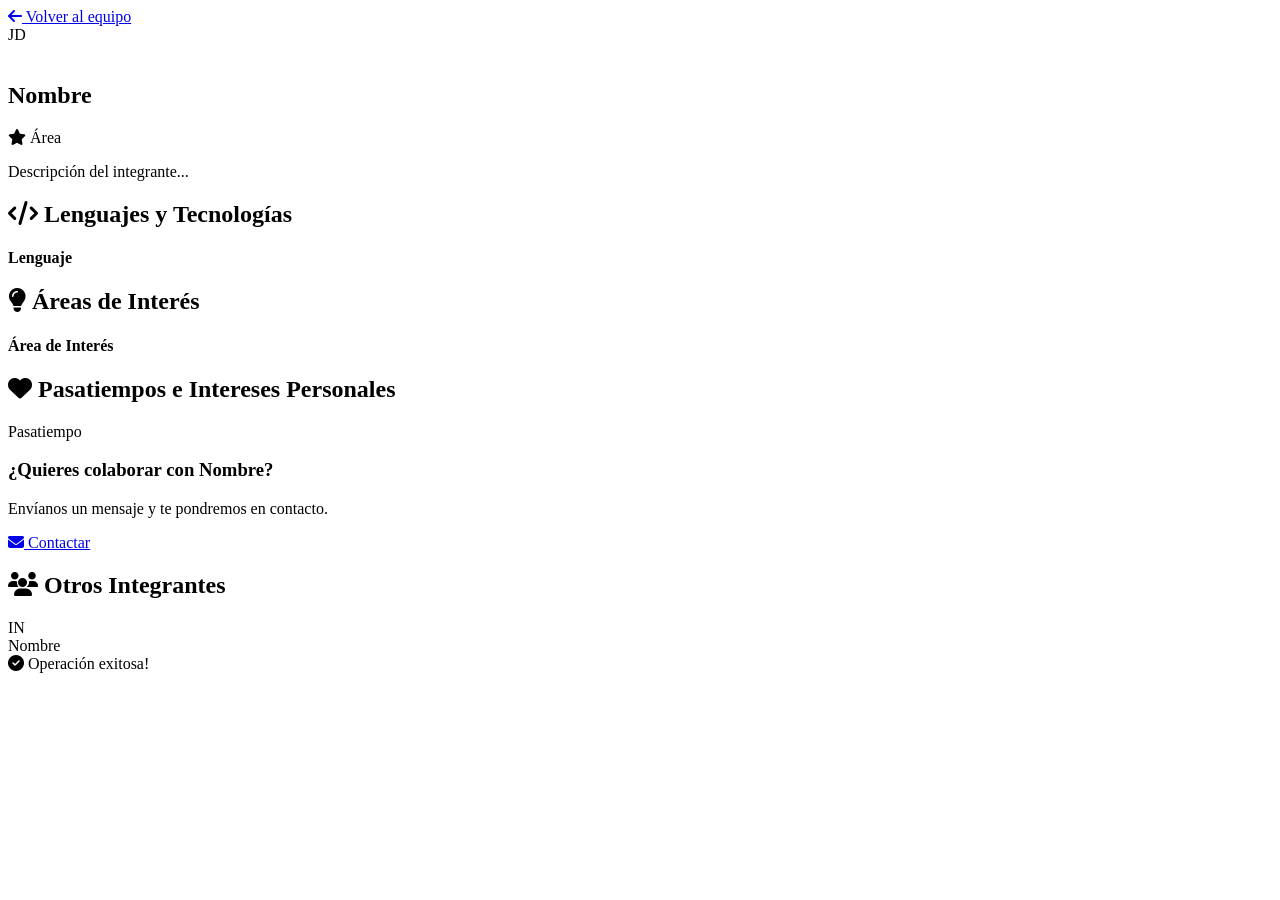
<file: src/main/resources/templates/integrante.html>
<!DOCTYPE html>
<html lang="es" xmlns:th="http://www.thymeleaf.org">
<head>
    <meta charset="UTF-8">
    <meta name="viewport" content="width=device-width, initial-scale=1.0">
    <title th:text="${integrante.nombre + ' - Wiki del Equipo'}">Integrante - Wiki del Equipo</title>
    
    <!-- Estilos -->
    <link rel="stylesheet" th:href="@{/styles.css}">
    <link href="https://cdnjs.cloudflare.com/ajax/libs/font-awesome/6.4.0/css/all.min.css" rel="stylesheet">
    <link href="https://fonts.googleapis.com/css2?family=Inter:wght@300;400;500;600;700;800&display=swap" rel="stylesheet">
    
    <!-- Color personalizado del integrante -->
    <style th:inline="text">
        :root {
            --integrant-color: [[${integrante.colorTema}]];
        }
    </style>
</head>
<body class="wiki-body integrante-page">
    <!-- Contenedor principal -->
    <div class="wiki-container">
        <!-- Header Fragment -->
        <th:block th:replace="~{fragments/header :: header}"></th:block>
        
        <!-- Contenido principal -->
        <main class="wiki-main">
            <!-- Hero del Integrante -->
            <section class="integrante-hero" th:style="'--integrant-color: ' + ${integrante.colorTema}">
                <div class="hero-background-pattern"></div>
                <div class="integrante-hero-content">
                    <a href="/" class="back-link">
                        <i class="fas fa-arrow-left"></i>
                        Volver al equipo
                    </a>
                    
                    <div class="integrante-profile">
                        <div class="profile-image-container">
                            <div class="profile-image-placeholder" th:style="'--integrant-color: ' + ${integrante.colorTema}">
                                <span class="placeholder-initials" th:text="${integrante.iniciales}">JD</span>
                            </div>
                            <img th:src="${integrante.imagen}" 
                                 th:alt="${integrante.nombre}" 
                                 class="profile-image"
                                 onerror="this.style.display='none'">
                            <div class="profile-glow" th:style="'--integrant-color: ' + ${integrante.colorTema}"></div>
                        </div>
                        
                        <div class="profile-info">
                            <h1 class="profile-name animate-fade-in" th:text="${integrante.nombre}">Nombre</h1>
                            
                            <div class="profile-badges animate-fade-in-delay">
                                <span class="badge badge-primary" th:each="area : ${integrante.areasInteres}" th:text="${area}">
                                    <i class="fas fa-star"></i>
                                    Área
                                </span>
                            </div>
                            
                            <p class="profile-description animate-fade-in-delay-2" th:text="${integrante.descripcion}">
                                Descripción del integrante...
                            </p>
                        </div>
                    </div>
                </div>
            </section>
            
            <!-- Sección de Habilidades -->
            <section class="skills-section">
                <div class="section-header">
                    <h2 class="section-title">
                        <span class="title-icon"><i class="fas fa-code"></i></span>
                        Lenguajes y Tecnologías
                    </h2>
                </div>
                
                <div class="skills-container">
                    <div class="skill-card animate-on-scroll" th:each="lenguaje, iterStat : ${integrante.lenguajes}">
                        <div class="skill-icon" th:style="'--skill-color: ' + ${integrante.colorTema}">
                            <i th:class="${lenguaje.toLowerCase().contains('java') ? 'fab fa-java' : 
                                          lenguaje.toLowerCase().contains('python') ? 'fab fa-python' :
                                          lenguaje.toLowerCase().contains('sql') ? 'fas fa-database' :
                                          lenguaje.toLowerCase().contains('flutter') ? 'fas fa-mobile-alt' :
                                          lenguaje.toLowerCase().contains('docker') ? 'fab fa-docker' :
                                          'fas fa-code'}"></i>
                        </div>
                        <div class="skill-info">
                            <h4 class="skill-name" th:text="${lenguaje}">Lenguaje</h4>
                            <div class="skill-bar">
                                <div class="skill-progress" th:style="'width: ' + ${80 + (iterStat.index * 5)} + '%; --skill-color: ' + ${integrante.colorTema}"></div>
                            </div>
                        </div>
                    </div>
                </div>
            </section>
            
            <!-- Sección de Áreas de Interés -->
            <section class="interests-section">
                <div class="section-header">
                    <h2 class="section-title">
                        <span class="title-icon"><i class="fas fa-lightbulb"></i></span>
                        Áreas de Interés
                    </h2>
                </div>
                
                <div class="interests-grid">
                    <div class="interest-card animate-on-scroll" th:each="area : ${integrante.areasInteres}">
                        <div class="interest-icon" th:style="'--interest-color: ' + ${integrante.colorTema}">
                            <i th:class="${area.toLowerCase().contains('base') ? 'fas fa-database' :
                                          area.toLowerCase().contains('ciberseguridad') or area.toLowerCase().contains('seguridad') ? 'fas fa-shield-alt' :
                                          area.toLowerCase().contains('móvil') or area.toLowerCase().contains('movil') ? 'fas fa-mobile-alt' :
                                          area.toLowerCase().contains('datos') or area.toLowerCase().contains('data') ? 'fas fa-chart-bar' :
                                          area.toLowerCase().contains('backend') ? 'fas fa-server' :
                                          area.toLowerCase().contains('arquitectura') ? 'fas fa-project-diagram' :
                                          area.toLowerCase().contains('gestión') or area.toLowerCase().contains('direccion') ? 'fas fa-tasks' :
                                          'fas fa-star'}"></i>
                        </div>
                        <h4 class="interest-title" th:text="${area}">Área de Interés</h4>
                    </div>
                </div>
            </section>
            
            <!-- Sección de Pasatiempos -->
            <section class="hobbies-section">
                <div class="section-header">
                    <h2 class="section-title">
                        <span class="title-icon"><i class="fas fa-heart"></i></span>
                        Pasatiempos e Intereses Personales
                    </h2>
                </div>
                
                <div class="hobbies-container">
                    <div class="hobby-item animate-on-scroll" th:each="pasatiempo : ${integrante.pasatiempos}">
                        <div class="hobby-icon" th:style="'--hobby-color: ' + ${integrante.colorTema}">
                            <i th:class="${pasatiempo.toLowerCase().contains('videojuego') ? 'fas fa-gamepad' :
                                          pasatiempo.toLowerCase().contains('moto') ? 'fas fa-motorcycle' :
                                          pasatiempo.toLowerCase().contains('música') or pasatiempo.toLowerCase().contains('pop') ? 'fas fa-music' :
                                          pasatiempo.toLowerCase().contains('porras') ? 'fas fa-users' :
                                          pasatiempo.toLowerCase().contains('moda') ? 'fas fa-tshirt' :
                                          pasatiempo.toLowerCase().contains('tecnología') or pasatiempo.toLowerCase().contains('tecnologia') ? 'fas fa-laptop' :
                                          'fas fa-heart'}"></i>
                        </div>
                        <span class="hobby-text" th:text="${pasatiempo}">Pasatiempo</span>
                    </div>
                </div>
            </section>
            
            <!-- Sección de Contacto -->
            <section class="contact-cta-section">
                <div class="cta-card" th:style="'--cta-color: ' + ${integrante.colorTema}">
                    <div class="cta-content">
                        <h3 class="cta-title">¿Quieres colaborar con <span th:text="${integrante.primerNombre}">Nombre</span>?</h3>
                        <p class="cta-text">Envíanos un mensaje y te pondremos en contacto.</p>
                        <a href="/contacto" class="btn btn-primary btn-glow">
                            <i class="fas fa-envelope"></i>
                            Contactar
                        </a>
                    </div>
                </div>
            </section>
            
            <!-- Navegación a otros integrantes -->
            <section class="other-integrantes-section">
                <div class="section-header">
                    <h2 class="section-title">
                        <span class="title-icon"><i class="fas fa-users"></i></span>
                        Otros Integrantes
                    </h2>
                </div>
                <div class="other-integrantes-nav">
                    <a th:href="@{/integrante/{id}(id=${integrante.id})}" 
                       class="other-integrante-link"
                       th:each="integrante : ${@integranteService.obtenerTodos()}">
                        <div class="mini-avatar" th:style="'--avatar-color: ' + ${integrante.colorTema}">
                            <span th:text="${integrante.iniciales}">IN</span>
                        </div>
                        <span class="mini-name" th:text="${integrante.primerNombre}">Nombre</span>
                    </a>
                </div>
            </section>
        </main>
        
        <!-- Footer Fragment -->
        <th:block th:replace="~{fragments/footer :: footer}"></th:block>
    </div>
    
    <!-- Toast para notificaciones -->
    <div class="toast" id="toast">
        <i class="fas fa-check-circle"></i>
        <span id="toastMessage">Operación exitosa!</span>
    </div>
    
    <!-- Scripts -->
    <script th:src="@{/script.js}"></script>
</body>
</html>
</file>
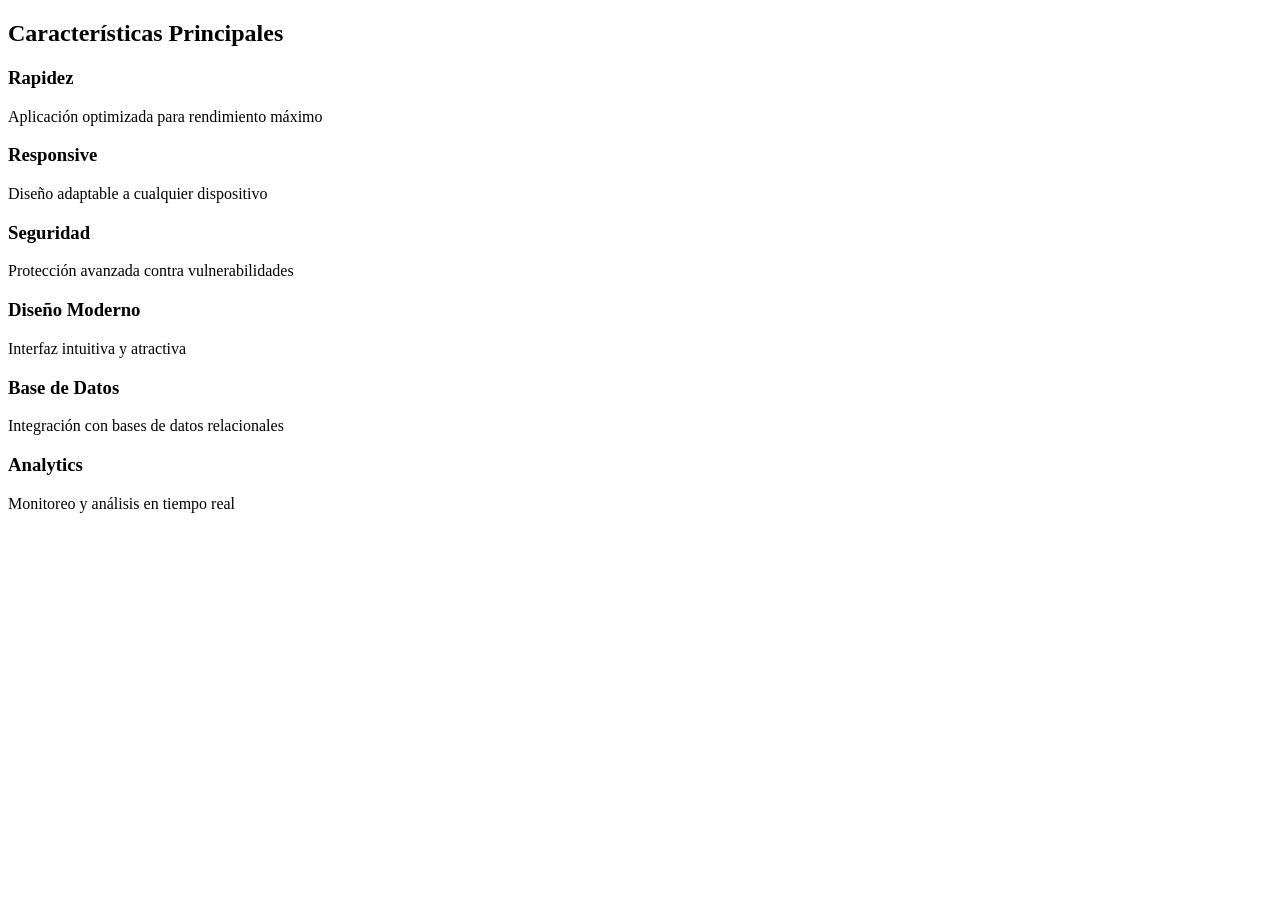
<file: target/classes/templates/fragments/features.html>
<!DOCTYPE html>
<html xmlns:th="http://www.thymeleaf.org">
<head>
    <title>Features Fragment</title>
</head>
<body>
    <section id="features" class="features" th:fragment="features">
        <h2 class="section-title">Características Principales</h2>
        <div class="features-grid">
            <div class="feature-card" data-feature="1">
                <div class="feature-icon">
                    <i class="fas fa-bolt"></i>
                </div>
                <h3>Rapidez</h3>
                <p>Aplicación optimizada para rendimiento máximo</p>
            </div>
            <div class="feature-card" data-feature="2">
                <div class="feature-icon">
                    <i class="fas fa-mobile-alt"></i>
                </div>
                <h3>Responsive</h3>
                <p>Diseño adaptable a cualquier dispositivo</p>
            </div>
            <div class="feature-card" data-feature="3">
                <div class="feature-icon">
                    <i class="fas fa-shield-alt"></i>
                </div>
                <h3>Seguridad</h3>
                <p>Protección avanzada contra vulnerabilidades</p>
            </div>
            <div class="feature-card" data-feature="4">
                <div class="feature-icon">
                    <i class="fas fa-palette"></i>
                </div>
                <h3>Diseño Moderno</h3>
                <p>Interfaz intuitiva y atractiva</p>
            </div>
            <div class="feature-card" data-feature="5">
                <div class="feature-icon">
                    <i class="fas fa-database"></i>
                </div>
                <h3>Base de Datos</h3>
                <p>Integración con bases de datos relacionales</p>
            </div>
            <div class="feature-card" data-feature="6">
                <div class="feature-icon">
                    <i class="fas fa-chart-line"></i>
                </div>
                <h3>Analytics</h3>
                <p>Monitoreo y análisis en tiempo real</p>
            </div>
        </div>
    </section>
</body>
</html>
</file>
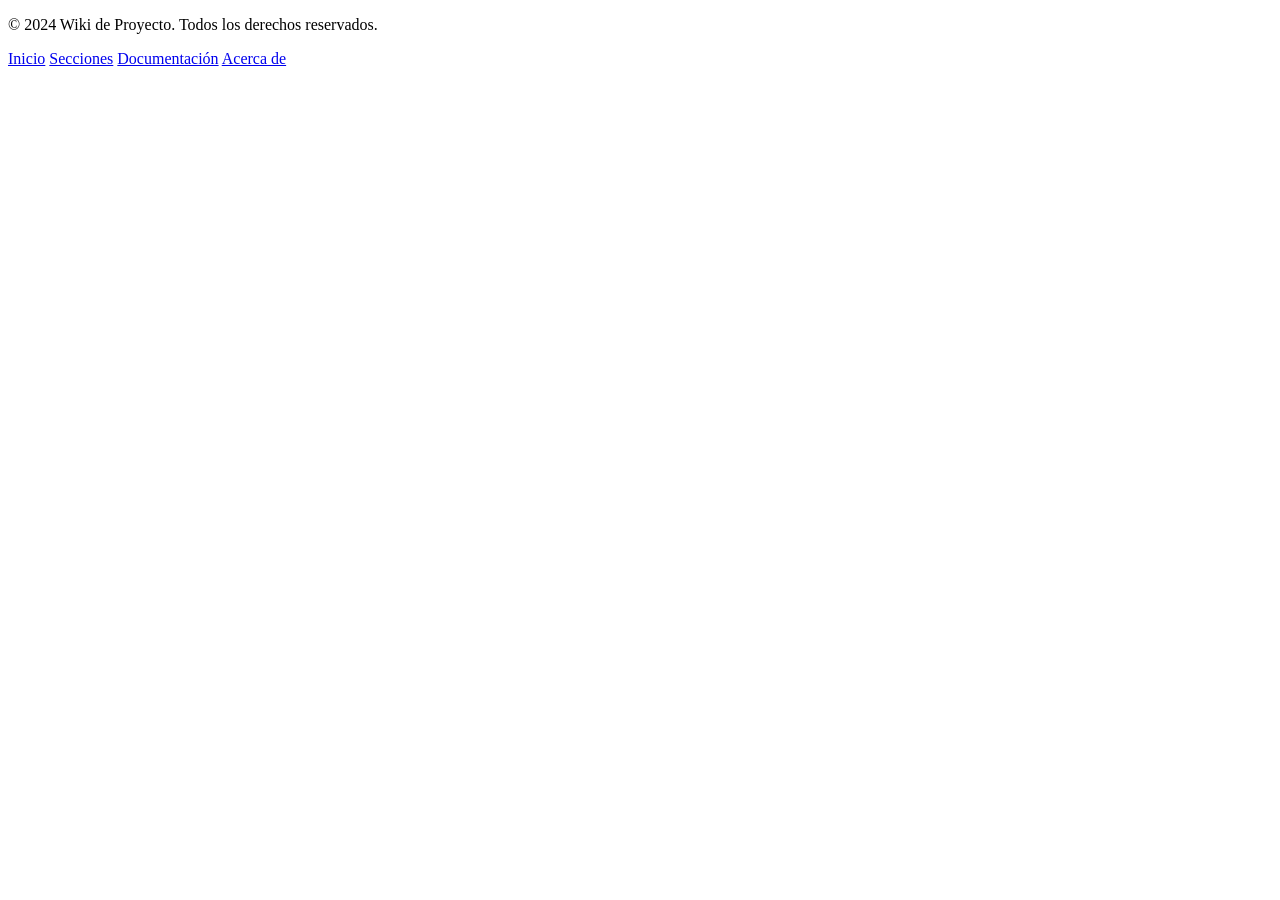
<file: target/classes/templates/fragments/footer.html>
<!DOCTYPE html>
<html xmlns:th="http://www.thymeleaf.org">
<head>
    <title>Footer Fragment</title>
</head>
<body>
    <footer class="footer" th:fragment="footer">
        <div class="footer-content">
            <p>&copy; 2024 Wiki de Proyecto. Todos los derechos reservados.</p>
            <div class="footer-links">
                <a href="#home">Inicio</a>
                <a href="#sections">Secciones</a>
                <a href="#documentation">Documentación</a>
                <a href="#about">Acerca de</a>
            </div>
        </div>
    </footer>
</body>
</html>
</file>
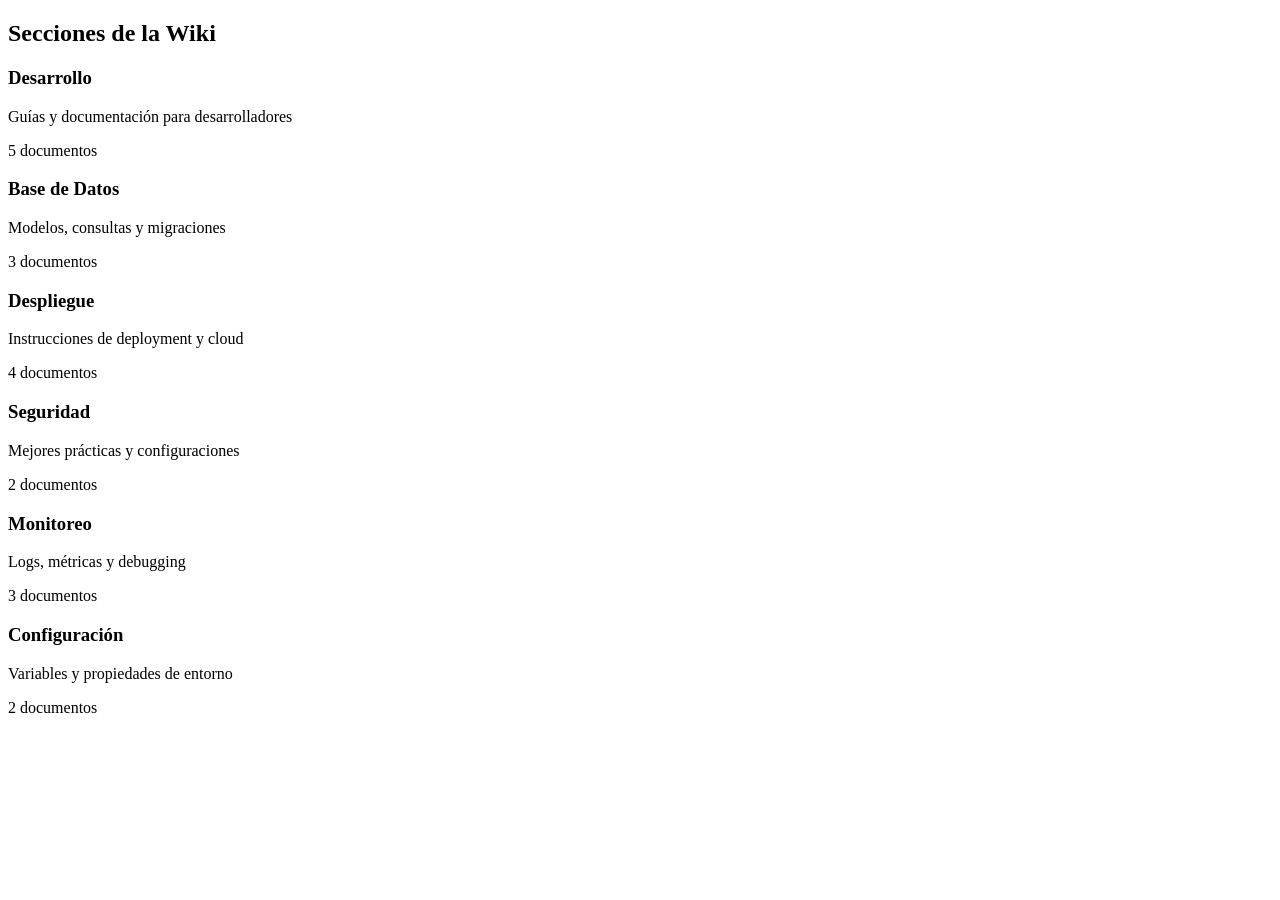
<file: target/classes/templates/fragments/sections.html>
<!DOCTYPE html>
<html xmlns:th="http://www.thymeleaf.org">
<head>
    <title>Sections Fragment</title>
</head>
<body>
    <section id="sections" class="sections" th:fragment="sections">
        <h2 class="section-title">Secciones de la Wiki</h2>
        <div class="sections-grid">
            <div class="section-card" data-section="1">
                <div class="section-icon">
                    <i class="fas fa-code"></i>
                </div>
                <h3>Desarrollo</h3>
                <p>Guías y documentación para desarrolladores</p>
                <div class="section-meta">
                    <span><i class="fas fa-file-alt"></i> 5 documentos</span>
                </div>
            </div>
            <div class="section-card" data-section="2">
                <div class="section-icon">
                    <i class="fas fa-database"></i>
                </div>
                <h3>Base de Datos</h3>
                <p>Modelos, consultas y migraciones</p>
                <div class="section-meta">
                    <span><i class="fas fa-file-alt"></i> 3 documentos</span>
                </div>
            </div>
            <div class="section-card" data-section="3">
                <div class="section-icon">
                    <i class="fas fa-cloud"></i>
                </div>
                <h3>Despliegue</h3>
                <p>Instrucciones de deployment y cloud</p>
                <div class="section-meta">
                    <span><i class="fas fa-file-alt"></i> 4 documentos</span>
                </div>
            </div>
            <div class="section-card" data-section="4">
                <div class="section-icon">
                    <i class="fas fa-shield-alt"></i>
                </div>
                <h3>Seguridad</h3>
                <p>Mejores prácticas y configuraciones</p>
                <div class="section-meta">
                    <span><i class="fas fa-file-alt"></i> 2 documentos</span>
                </div>
            </div>
            <div class="section-card" data-section="5">
                <div class="section-icon">
                    <i class="fas fa-chart-bar"></i>
                </div>
                <h3>Monitoreo</h3>
                <p>Logs, métricas y debugging</p>
                <div class="section-meta">
                    <span><i class="fas fa-file-alt"></i> 3 documentos</span>
                </div>
            </div>
            <div class="section-card" data-section="6">
                <div class="section-icon">
                    <i class="fas fa-cog"></i>
                </div>
                <h3>Configuración</h3>
                <p>Variables y propiedades de entorno</p>
                <div class="section-meta">
                    <span><i class="fas fa-file-alt"></i> 2 documentos</span>
                </div>
            </div>
        </div>
    </section>
</body>
</html>
</file>
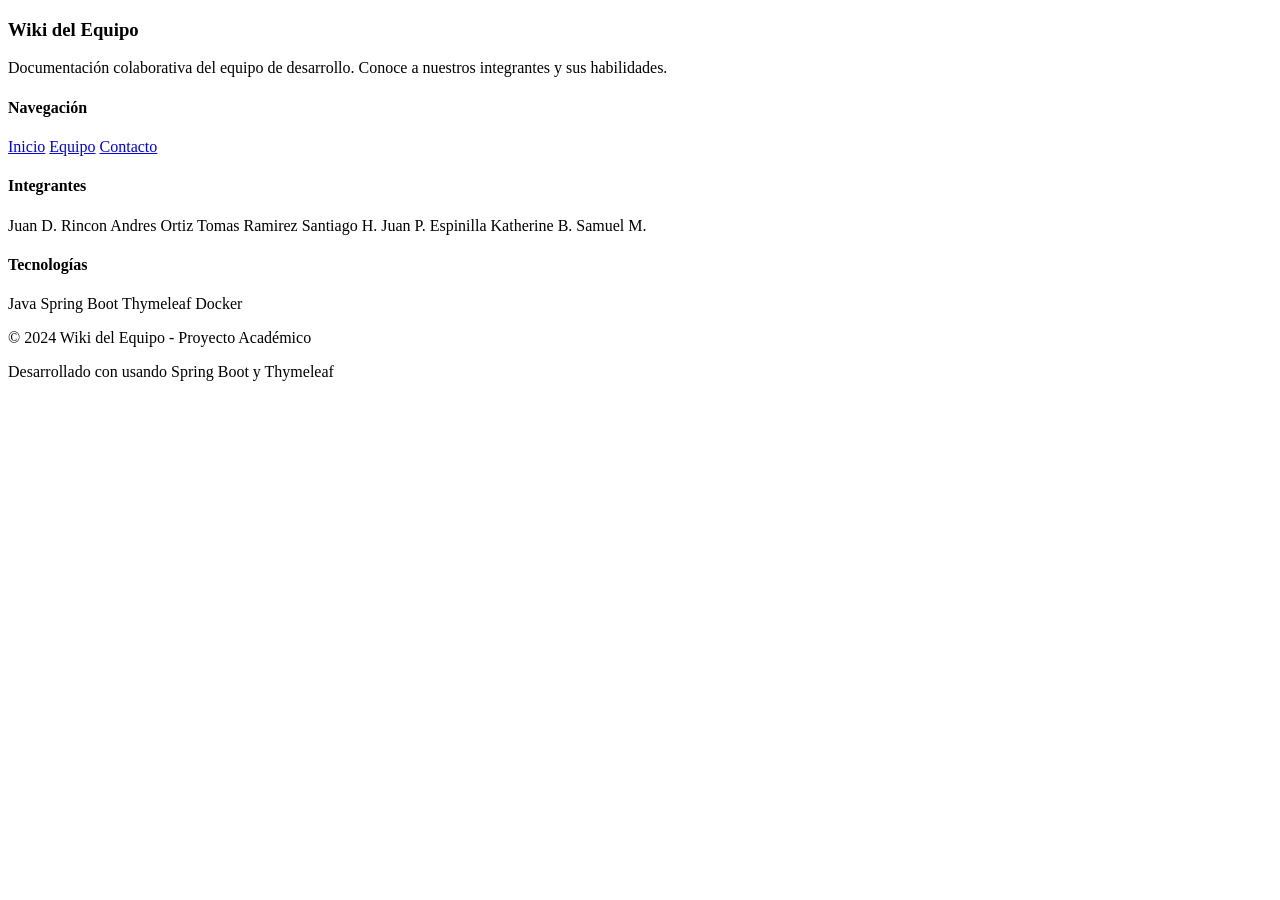
<file: src/main/resources/templates/fragments/footer.html>
<!DOCTYPE html>
<html xmlns:th="http://www.thymeleaf.org">
<head>
    <title>Footer Fragment</title>
</head>
<body>
    <footer class="footer" th:fragment="footer">
        <div class="footer-content">
            <div class="footer-section">
                <h3 class="footer-title">
                    <i class="fas fa-users"></i>
                    Wiki del Equipo
                </h3>
                <p class="footer-description">
                    Documentación colaborativa del equipo de desarrollo. 
                    Conoce a nuestros integrantes y sus habilidades.
                </p>
            </div>
            
            <div class="footer-section">
                <h4>Navegación</h4>
                <div class="footer-links">
                    <a href="/"><i class="fas fa-home"></i> Inicio</a>
                    <a href="/#equipo"><i class="fas fa-users"></i> Equipo</a>
                    <a href="/contacto"><i class="fas fa-envelope"></i> Contacto</a>
                </div>
            </div>
            
            <div class="footer-section">
                <h4>Integrantes</h4>
                <div class="footer-links">
                    <a th:href="@{/integrante/{id}(id='juan-david-rincon')}">Juan D. Rincon</a>
                    <a th:href="@{/integrante/{id}(id='andres-ortiz')}">Andres Ortiz</a>
                    <a th:href="@{/integrante/{id}(id='tomas-ramirez')}">Tomas Ramirez</a>
                    <a th:href="@{/integrante/{id}(id='santiago-hernandez')}">Santiago H.</a>
                    <a th:href="@{/integrante/{id}(id='juan-pablo-espinilla')}">Juan P. Espinilla</a>
                    <a th:href="@{/integrante/{id}(id='katherine-bravo')}">Katherine B.</a>
                    <a th:href="@{/integrante/{id}(id='samuel-montealegre')}">Samuel M.</a>
                </div>
            </div>
            
            <div class="footer-section">
                <h4>Tecnologías</h4>
                <div class="footer-tech">
                    <span class="tech-badge"><i class="fab fa-java"></i> Java</span>
                    <span class="tech-badge"><i class="fas fa-leaf"></i> Spring Boot</span>
                    <span class="tech-badge"><i class="fas fa-code"></i> Thymeleaf</span>
                    <span class="tech-badge"><i class="fab fa-docker"></i> Docker</span>
                </div>
            </div>
        </div>
        
        <div class="footer-bottom">
            <p>&copy; 2024 Wiki del Equipo - Proyecto Académico</p>
            <p>Desarrollado con <i class="fas fa-heart" style="color: #ef4444;"></i> usando Spring Boot y Thymeleaf</p>
        </div>
    </footer>
</body>
</html>
</file>
<file: target/classes/static/styles.css>
/* Estilos Base */
* {
    margin: 0;
    padding: 0;
    box-sizing: border-box;
}

:root {
    --primary-color: #2563eb;
    --primary-dark: #1d4ed8;
    --secondary-color: #7c3aed;
    --success-color: #10b981;
    --danger-color: #ef4444;
    --warning-color: #f59e0b;
    --info-color: #3b82f6;
    --dark-color: #1f2937;
    --light-color: #f3f4f6;
    --gray-color: #6b7280;
    --border-color: #e5e7eb;
    --shadow: 0 1px 3px rgba(0, 0, 0, 0.12), 0 1px 2px rgba(0, 0, 0, 0.24);
    --shadow-lg: 0 10px 25px rgba(0, 0, 0, 0.1), 0 6px 10px rgba(0, 0, 0, 0.08);
    --transition: all 0.3s cubic-bezier(0.4, 0, 0.2, 1);
    --wiki-bg: linear-gradient(135deg, #f8fafc 0%, #e2e8f0 100%);
    --card-bg: #ffffff;
    --text-primary: #1e293b;
    --text-secondary: #64748b;
}

/* Dark mode specific styles */
[data-theme="dark"] body {
    color: var(--light-color);
}

[data-theme="dark"] .header {
    background: rgba(31, 41, 55, 0.95);
}

[data-theme="dark"] .control-panel {
    background: #1f2937;
}

[data-theme="dark"] .display-panel {
    background: #1f2937;
}

[data-theme="dark"] .stat-card {
    background: linear-gradient(135deg, #374151, #1f2937);
    border-color: #4b5563;
}

[data-theme="dark"] .form-control {
    background: #374151;
    color: var(--light-color);
    border-color: #4b5563;
}

[data-theme="dark"] .form-control:focus {
    border-color: var(--primary-color);
    box-shadow: 0 0 0 3px rgba(129, 140, 248, 0.2);
}

body {
    font-family: 'Segoe UI', Tahoma, Geneva, Verdana, sans-serif;
    line-height: 1.6;
    color: var(--text-primary);
    background: var(--wiki-bg);
    min-height: 100vh;
}

/* Container */
.container {
    max-width: 1200px;
    margin: 0 auto;
    padding: 0 20px;
}

/* Header */
.header {
    background: rgba(255, 255, 255, 0.95);
    backdrop-filter: blur(10px);
    box-shadow: var(--shadow);
    position: fixed;
    width: 100%;
    z-index: 1000;
    transition: var(--transition);
}

.header-content {
    display: flex;
    justify-content: space-between;
    align-items: center;
    padding: 1rem 2rem;
    max-width: 1200px;
    margin: 0 auto;
}

.logo {
    display: flex;
    align-items: center;
    gap: 0.75rem;
    font-size: 1.5rem;
    font-weight: 700;
    color: var(--primary-color);
}

.logo i {
    font-size: 1.75rem;
}

.nav {
    display: flex;
    gap: 2rem;
}

.nav-link {
    color: var(--dark-color);
    text-decoration: none;
    font-weight: 500;
    transition: var(--transition);
    padding: 0.5rem 0;
    position: relative;
}

.nav-link:hover,
.nav-link.active {
    color: var(--primary-color);
}

.nav-link.active::after {
    content: '';
    position: absolute;
    bottom: 0;
    left: 0;
    right: 0;
    height: 2px;
    background: var(--primary-color);
    border-radius: 2px;
}

/* Main Content */
.main {
    padding-top: 80px;
}

/* Hero Section */
.hero {
    min-height: 100vh;
    display: grid;
    grid-template-columns: 1fr 1fr;
    gap: 4rem;
    align-items: center;
    padding: 4rem 0;
}

.hero-content {
    animation: fadeInLeft 0.8s ease-out;
}

.hero-title {
    font-size: 3.5rem;
    font-weight: 700;
    line-height: 1.2;
    margin-bottom: 1.5rem;
    background: linear-gradient(135deg, var(--primary-color), var(--secondary-color));
    -webkit-background-clip: text;
    -webkit-text-fill-color: transparent;
    background-clip: text;
}

.hero-subtitle {
    font-size: 1.25rem;
    color: var(--gray-color);
    margin-bottom: 2.5rem;
    max-width: 500px;
}

.hero-buttons {
    display: flex;
    gap: 1rem;
    flex-wrap: wrap;
}

.hero-visual {
    position: relative;
    height: 400px;
    animation: fadeInRight 0.8s ease-out;
}

.floating-card {
    position: absolute;
    background: rgba(255, 255, 255, 0.95);
    backdrop-filter: blur(10px);
    border-radius: 12px;
    padding: 1.5rem;
    box-shadow: var(--shadow-lg);
    display: flex;
    align-items: center;
    gap: 1rem;
    border: 1px solid var(--border-color);
    animation: float 3s ease-in-out infinite;
}

.floating-card i {
    font-size: 2rem;
    color: var(--primary-color);
}

.floating-card span {
    font-weight: 600;
    color: var(--dark-color);
}

.card-1 {
    top: 10%;
    left: 10%;
    animation-delay: 0s;
}

.card-2 {
    top: 50%;
    right: 10%;
    animation-delay: 1s;
}

.card-3 {
    bottom: 10%;
    left: 30%;
    animation-delay: 2s;
}

/* Buttons */
.btn {
    padding: 0.875rem 2rem;
    border: none;
    border-radius: 8px;
    font-size: 1rem;
    font-weight: 600;
    cursor: pointer;
    transition: var(--transition);
    display: inline-flex;
    align-items: center;
    gap: 0.5rem;
    text-decoration: none;
    position: relative;
    overflow: hidden;
}

.btn::before {
    content: '';
    position: absolute;
    top: 50%;
    left: 50%;
    width: 0;
    height: 0;
    border-radius: 50%;
    background: rgba(255, 255, 255, 0.3);
    transform: translate(-50%, -50%);
    transition: width 0.6s, height 0.6s;
}

.btn:hover::before {
    width: 300px;
    height: 300px;
}

.btn-primary {
    background: linear-gradient(135deg, var(--primary-color), var(--secondary-color));
    color: white;
}

.btn-primary:hover {
    transform: translateY(-2px);
    box-shadow: 0 10px 20px rgba(99, 102, 241, 0.3);
}

.btn-secondary {
    background: white;
    color: var(--primary-color);
    border: 2px solid var(--primary-color);
}

.btn-secondary:hover {
    background: var(--primary-color);
    color: white;
    transform: translateY(-2px);
}

.btn-success {
    background: var(--success-color);
    color: white;
}

.btn-success:hover {
    background: #059669;
    transform: translateY(-2px);
}

.btn-danger {
    background: var(--danger-color);
    color: white;
}

.btn-danger:hover {
    background: #dc2626;
    transform: translateY(-2px);
}

/* Section Styles */
section {
    padding: 6rem 0;
}

.section-title {
    text-align: center;
    font-size: 2.5rem;
    font-weight: 700;
    margin-bottom: 3rem;
    color: var(--dark-color);
}

/* Sections Grid */
.sections-grid {
    display: grid;
    grid-template-columns: repeat(auto-fit, minmax(300px, 1fr));
    gap: 2rem;
}

.section-card {
    background: var(--card-bg);
    border-radius: 12px;
    padding: 2rem;
    text-align: center;
    box-shadow: var(--shadow);
    transition: var(--transition);
    cursor: pointer;
    border: 1px solid var(--border-color);
    position: relative;
    overflow: hidden;
}

.section-card::before {
    content: '';
    position: absolute;
    top: 0;
    left: 0;
    right: 0;
    height: 4px;
    background: linear-gradient(135deg, var(--primary-color), var(--secondary-color));
    transform: scaleX(0);
    transition: var(--transition);
}

.section-card:hover::before {
    transform: scaleX(1);
}

.section-card:hover {
    transform: translateY(-5px);
    box-shadow: var(--shadow-lg);
    border-color: var(--primary-color);
}

.section-icon {
    width: 80px;
    height: 80px;
    margin: 0 auto 1.5rem;
    background: linear-gradient(135deg, var(--primary-color), var(--secondary-color));
    border-radius: 50%;
    display: flex;
    align-items: center;
    justify-content: center;
    transition: var(--transition);
}

.section-card:hover .section-icon {
    transform: scale(1.1) rotate(5deg);
}

.section-icon i {
    font-size: 2.5rem;
    color: white;
}

.section-card h3 {
    font-size: 1.5rem;
    font-weight: 600;
    margin-bottom: 1rem;
    color: var(--text-primary);
}

.section-card p {
    color: var(--text-secondary);
    line-height: 1.7;
    margin-bottom: 1.5rem;
}

.section-meta {
    display: flex;
    justify-content: center;
    align-items: center;
    gap: 0.5rem;
    color: var(--text-secondary);
    font-size: 0.9rem;
}

/* Documentation Section */
.docs-container {
    display: grid;
    grid-template-columns: repeat(auto-fit, minmax(300px, 1fr));
    gap: 2rem;
    max-width: 1200px;
    margin: 0 auto;
}

.doc-card {
    background: var(--card-bg);
    border-radius: 12px;
    padding: 2.5rem;
    box-shadow: var(--shadow);
    transition: var(--transition);
    border: 1px solid var(--border-color);
    text-align: center;
}

.doc-card:hover {
    transform: translateY(-5px);
    box-shadow: var(--shadow-lg);
    border-color: var(--primary-color);
}

.doc-icon {
    width: 100px;
    height: 100px;
    margin: 0 auto 2rem;
    background: linear-gradient(135deg, var(--primary-color), var(--secondary-color));
    border-radius: 50%;
    display: flex;
    align-items: center;
    justify-content: center;
    transition: var(--transition);
}

.doc-card:hover .doc-icon {
    transform: scale(1.1);
}

.doc-icon i {
    font-size: 3rem;
    color: white;
}

.doc-card h3 {
    font-size: 1.5rem;
    font-weight: 600;
    margin-bottom: 1.5rem;
    color: var(--text-primary);
}

.doc-card p {
    color: var(--text-secondary);
    line-height: 1.7;
    margin-bottom: 2rem;
}

.btn-link {
    display: inline-flex;
    align-items: center;
    gap: 0.5rem;
    color: var(--primary-color);
    text-decoration: none;
    font-weight: 600;
    transition: var(--transition);
}

.btn-link:hover {
    gap: 0.75rem;
    color: var(--primary-dark);
}

/* About Section */
.about-container {
    display: grid;
    grid-template-columns: 2fr 1fr;
    gap: 4rem;
    align-items: start;
    max-width: 1200px;
    margin: 0 auto;
}

.about-content h3 {
    font-size: 2rem;
    font-weight: 700;
    margin-bottom: 2rem;
    color: var(--text-primary);
}

.about-content p {
    font-size: 1.1rem;
    line-height: 1.8;
    color: var(--text-secondary);
    margin-bottom: 2rem;
}

.about-content ul {
    list-style: none;
    padding: 0;
}

.about-content li {
    padding: 0.75rem 0;
    padding-left: 2rem;
    position: relative;
    color: var(--text-secondary);
    line-height: 1.6;
}

.about-content li::before {
    content: '✓';
    position: absolute;
    left: 0;
    color: var(--success-color);
    font-weight: 700;
    font-size: 1.2rem;
}

.about-stats {
    display: grid;
    gap: 2rem;
}

.stat-item {
    background: var(--card-bg);
    border-radius: 12px;
    padding: 2rem;
    text-align: center;
    box-shadow: var(--shadow);
    border: 1px solid var(--border-color);
}

.stat-number {
    font-size: 3rem;
    font-weight: 700;
    background: linear-gradient(135deg, var(--primary-color), var(--secondary-color));
    -webkit-background-clip: text;
    -webkit-text-fill-color: transparent;
    background-clip: text;
    margin-bottom: 0.5rem;
}

.stat-label {
    color: var(--text-secondary);
    font-size: 1rem;
    font-weight: 500;
}

/* Demo Section */
.demo-container {
    display: grid;
    grid-template-columns: 1.2fr 2fr;
    gap: 3rem;
    align-items: start;
}

@media (max-width: 768px) {
    .control-buttons {
        grid-template-columns: 1fr;
    }
    
    .btn {
        padding: 0.75rem 1.5rem;
        font-size: 0.9rem;
    }
}

.control-panel {
    background: white;
    border-radius: 12px;
    padding: 2rem;
    box-shadow: var(--shadow);
    position: sticky;
    top: 100px;
}

.control-panel h3 {
    margin-bottom: 1.5rem;
    color: var(--dark-color);
    font-size: 1.5rem;
}

.control-group {
    margin-bottom: 1.5rem;
}

.control-group label {
    display: block;
    margin-bottom: 0.5rem;
    font-weight: 500;
    color: var(--dark-color);
}

.form-control {
    width: 100%;
    padding: 0.75rem;
    border: 2px solid var(--border-color);
    border-radius: 8px;
    font-size: 1rem;
    transition: var(--transition);
}

.form-control:focus {
    outline: none;
    border-color: var(--primary-color);
    box-shadow: 0 0 0 3px rgba(99, 102, 241, 0.1);
}

.control-buttons {
    display: grid;
    grid-template-columns: 1fr 1fr;
    gap: 0.75rem;
    margin-top: 2rem;
}

.control-buttons .btn {
    min-width: auto;
    max-width: 100%;
    padding: 0.75rem 1rem;
    font-size: 0.75rem;
    white-space: normal;
    line-height: 1.2;
    word-wrap: break-word;
}

@media (max-width: 768px) {
    .control-buttons {
        grid-template-columns: 1fr;
    }
    
    .control-buttons .btn {
        font-size: 0.85rem;
        padding: 0.875rem 1.25rem;
    }
}

/* Fix button text overflow */
.btn {
    padding: 0.625rem 0.75rem;
    font-size: 0.8rem;
    white-space: nowrap;
    overflow: hidden;
    text-overflow: ellipsis;
    min-width: 0;
    word-break: break-word;
}

/* Display Panel */
.display-panel {
    background: white;
    border-radius: 12px;
    padding: 2rem;
    box-shadow: var(--shadow);
}

.display-panel h3 {
    margin-bottom: 1.5rem;
    color: var(--dark-color);
    font-size: 1.5rem;
}

.stats-grid {
    display: grid;
    grid-template-columns: repeat(auto-fit, minmax(200px, 1fr));
    gap: 1.5rem;
    margin-bottom: 2rem;
}

.stat-card {
    background: linear-gradient(135deg, #f8fafc, #f1f5f9);
    border-radius: 8px;
    padding: 1.5rem;
    text-align: center;
    border: 1px solid var(--border-color);
}

.stat-number {
    font-size: 2.5rem;
    font-weight: 700;
    color: var(--primary-color);
    margin-bottom: 0.5rem;
}

.stat-label {
    color: var(--gray-color);
    font-weight: 500;
    font-size: 0.875rem;
}

/* Progress Bar */
.progress-section {
    margin-bottom: 2rem;
}

.progress-label {
    display: flex;
    justify-content: space-between;
    margin-bottom: 0.5rem;
    font-weight: 500;
    color: var(--dark-color);
}

.progress-bar {
    width: 100%;
    height: 12px;
    background: var(--light-color);
    border-radius: 6px;
    overflow: hidden;
}

.progress-fill {
    height: 100%;
    background: linear-gradient(90deg, var(--primary-color), var(--secondary-color));
    border-radius: 6px;
    transition: width 0.3s ease;
    width: 0%;
}

/* Canvas */
.canvas-container {
    background: var(--light-color);
    border-radius: 8px;
    padding: 1rem;
    display: flex;
    justify-content: center;
    align-items: center;
}

#demoCanvas {
    max-width: 100%;
    height: auto;
    border-radius: 4px;
    background: white;
}

/* Contact Section */
.contact-container {
    display: grid;
    grid-template-columns: 1fr 1fr;
    gap: 3rem;
    align-items: start;
}

.contact-info {
    background: white;
    border-radius: 12px;
    padding: 2rem;
    box-shadow: var(--shadow);
}

.contact-info h3 {
    margin-bottom: 1.5rem;
    color: var(--dark-color);
    font-size: 1.5rem;
}

.contact-item {
    display: flex;
    align-items: center;
    gap: 1rem;
    margin-bottom: 1rem;
    color: var(--gray-color);
}

.contact-item i {
    color: var(--primary-color);
    font-size: 1.25rem;
    width: 24px;
    text-align: center;
}

.social-links {
    display: flex;
    gap: 1rem;
    margin-top: 2rem;
}

.social-link {
    width: 48px;
    height: 48px;
    border-radius: 50%;
    background: var(--light-color);
    display: flex;
    align-items: center;
    justify-content: center;
    color: var(--primary-color);
    font-size: 1.5rem;
    transition: var(--transition);
    text-decoration: none;
}

.social-link:hover {
    background: var(--primary-color);
    color: white;
    transform: translateY(-3px);
}

/* Contact Form */
.contact-form {
    background: white;
    border-radius: 12px;
    padding: 2rem;
    box-shadow: var(--shadow);
}

.form-group {
    margin-bottom: 1.5rem;
}

.form-group label {
    display: block;
    margin-bottom: 0.5rem;
    font-weight: 500;
    color: var(--dark-color);
}

.form-group textarea {
    resize: vertical;
    min-height: 120px;
}

.form-actions {
    display: flex;
    gap: 1rem;
    justify-content: flex-end;
    margin-top: 2rem;
}

/* Footer */
.footer {
    background: var(--dark-color);
    color: white;
    padding: 3rem 0 1rem;
    margin-top: 4rem;
}

.footer-content {
    text-align: center;
}

.footer-content p {
    margin-bottom: 1rem;
    color: #9ca3af;
}

.footer-links {
    display: flex;
    justify-content: center;
    gap: 2rem;
    flex-wrap: wrap;
}

.footer-links a {
    color: #d1d5db;
    text-decoration: none;
    transition: var(--transition);
}

.footer-links a:hover {
    color: var(--primary-color);
}

/* Toast Notification */
.toast {
    position: fixed;
    bottom: 2rem;
    right: 2rem;
    background: linear-gradient(135deg, var(--success-color), #059669);
    color: white;
    padding: 1rem 1.5rem;
    border-radius: 8px;
    box-shadow: var(--shadow-lg);
    display: flex;
    align-items: center;
    gap: 1rem;
    z-index: 2000;
    transform: translateY(100px);
    opacity: 0;
    transition: var(--transition);
}

.toast.show {
    transform: translateY(0);
    opacity: 1;
}

.toast i {
    font-size: 1.25rem;
}

/* Animations */
@keyframes fadeInLeft {
    from {
        opacity: 0;
        transform: translateX(-30px);
    }
    to {
        opacity: 1;
        transform: translateX(0);
    }
}

@keyframes fadeInRight {
    from {
        opacity: 0;
        transform: translateX(30px);
    }
    to {
        opacity: 1;
        transform: translateX(0);
    }
}

@keyframes float {
    0%, 100% {
        transform: translateY(0px);
    }
    50% {
        transform: translateY(-20px);
    }
}

/* Responsive Design */
@media (max-width: 768px) {
    .hero {
        grid-template-columns: 1fr;
        gap: 2rem;
        text-align: center;
    }

    .hero-title {
        font-size: 2.5rem;
    }

    .hero-buttons {
        justify-content: center;
    }

    .hero-visual {
        height: 300px;
    }

    .demo-container {
        grid-template-columns: 1fr;
    }

    .control-panel {
        position: static;
    }

    .contact-container {
        grid-template-columns: 1fr;
    }

    .features-grid {
        grid-template-columns: 1fr;
    }

    .stats-grid {
        grid-template-columns: 1fr;
    }

    .nav {
        gap: 1rem;
    }

    .header-content {
        padding: 1rem;
    }
}

@media (max-width: 480px) {
    .hero-title {
        font-size: 2rem;
    }

    .hero-subtitle {
        font-size: 1rem;
    }

    .btn {
        padding: 0.75rem 1.5rem;
        font-size: 0.875rem;
    }

    section {
        padding: 4rem 0;
    }

    .section-title {
        font-size: 2rem;
    }
}
</file>
<file: src/main/resources/static/styles.css>
/* ========================================
   WIKI DEL EQUIPO - ESTILOS PRINCIPALES
   ======================================== */

/* Variables CSS */
:root {
    /* Colores principales */
    --primary-color: #3B82F6;
    --primary-dark: #2563EB;
    --primary-light: #60A5FA;
    --secondary-color: #8B5CF6;
    --secondary-dark: #7C3AED;
    
    /* Colores de estado */
    --success-color: #10B981;
    --success-light: #34D399;
    --danger-color: #EF4444;
    --danger-light: #F87171;
    --warning-color: #F59E0B;
    --warning-light: #FBBF24;
    --info-color: #06B6D4;
    --info-light: #22D3EE;
    
    /* Colores neutros */
    --dark-color: #1F2937;
    --dark-light: #374151;
    --gray-color: #6B7280;
    --gray-light: #9CA3AF;
    --border-color: #E5E7EB;
    --light-color: #F3F4F6;
    --white-color: #FFFFFF;
    
    /* Colores de texto */
    --text-primary: #1E293B;
    --text-secondary: #64748B;
    --text-muted: #94A3B8;
    
    /* Sombras */
    --shadow-sm: 0 1px 2px 0 rgba(0, 0, 0, 0.05);
    --shadow: 0 1px 3px 0 rgba(0, 0, 0, 0.1), 0 1px 2px -1px rgba(0, 0, 0, 0.1);
    --shadow-md: 0 4px 6px -1px rgba(0, 0, 0, 0.1), 0 2px 4px -2px rgba(0, 0, 0, 0.1);
    --shadow-lg: 0 10px 15px -3px rgba(0, 0, 0, 0.1), 0 4px 6px -4px rgba(0, 0, 0, 0.1);
    --shadow-xl: 0 20px 25px -5px rgba(0, 0, 0, 0.1), 0 8px 10px -6px rgba(0, 0, 0, 0.1);
    --shadow-glow: 0 0 20px rgba(59, 130, 246, 0.3);
    
    /* Transiciones */
    --transition-fast: 150ms ease;
    --transition: 300ms ease;
    --transition-slow: 500ms ease;
    
    /* Bordes */
    --radius-sm: 0.375rem;
    --radius: 0.5rem;
    --radius-md: 0.75rem;
    --radius-lg: 1rem;
    --radius-xl: 1.5rem;
    --radius-full: 9999px;
    
    /* Espaciado */
    --spacing-xs: 0.25rem;
    --spacing-sm: 0.5rem;
    --spacing: 1rem;
    --spacing-md: 1.5rem;
    --spacing-lg: 2rem;
    --spacing-xl: 3rem;
    --spacing-2xl: 4rem;
}

/* ========================================
   ESTILOS BASE
   ======================================== */

* {
    margin: 0;
    padding: 0;
    box-sizing: border-box;
}

html {
    scroll-behavior: smooth;
}

body {
    font-family: 'Inter', -apple-system, BlinkMacSystemFont, 'Segoe UI', Roboto, sans-serif;
    line-height: 1.6;
    color: var(--text-primary);
    background: linear-gradient(135deg, #F8FAFC 0%, #E2E8F0 100%);
    min-height: 100vh;
    overflow-x: hidden;
}

/* ========================================
   CONTENEDORES
   ======================================== */

.wiki-container {
    max-width: 1400px;
    margin: 0 auto;
    padding: 0;
}

.wiki-main {
    padding-top: 80px;
    min-height: calc(100vh - 200px);
}

/* ========================================
   HEADER
   ======================================== */

.header {
    background: rgba(255, 255, 255, 0.95);
    backdrop-filter: blur(20px);
    -webkit-backdrop-filter: blur(20px);
    box-shadow: var(--shadow);
    position: fixed;
    top: 0;
    left: 0;
    right: 0;
    width: 100%;
    z-index: 1000;
    transition: var(--transition);
}

.header-content {
    display: flex;
    justify-content: space-between;
    align-items: center;
    padding: 1rem 2rem;
    max-width: 1400px;
    margin: 0 auto;
}

.logo-link {
    text-decoration: none;
}

.logo {
    display: flex;
    align-items: center;
    gap: 0.75rem;
    font-size: 1.5rem;
    font-weight: 700;
    color: var(--primary-color);
    transition: var(--transition);
}

.logo i {
    font-size: 1.75rem;
    animation: pulse 2s infinite;
}

.logo:hover {
    color: var(--primary-dark);
    transform: scale(1.02);
}

.logo-text {
    background: linear-gradient(135deg, var(--primary-color), var(--secondary-color));
    -webkit-background-clip: text;
    -webkit-text-fill-color: transparent;
    background-clip: text;
}

/* Navegación */
.nav {
    display: flex;
    gap: 0.5rem;
}

.nav-link {
    display: flex;
    align-items: center;
    gap: 0.5rem;
    padding: 0.75rem 1.25rem;
    color: var(--text-secondary);
    text-decoration: none;
    font-weight: 500;
    border-radius: var(--radius-full);
    transition: var(--transition);
    position: relative;
}

.nav-link i {
    font-size: 1rem;
}

.nav-link:hover {
    color: var(--primary-color);
    background: rgba(59, 130, 246, 0.1);
}

.nav-link.active {
    color: var(--primary-color);
    background: rgba(59, 130, 246, 0.15);
}

.nav-link.active::after {
    content: '';
    position: absolute;
    bottom: 0;
    left: 50%;
    transform: translateX(-50%);
    width: 30px;
    height: 3px;
    background: var(--primary-color);
    border-radius: var(--radius-full);
}

/* Menú móvil */
.mobile-menu-btn {
    display: none;
    background: none;
    border: none;
    font-size: 1.5rem;
    color: var(--text-primary);
    cursor: pointer;
    padding: 0.5rem;
    border-radius: var(--radius);
    transition: var(--transition);
}

.mobile-menu-btn:hover {
    background: var(--light-color);
}

.mobile-nav {
    display: none;
    flex-direction: column;
    padding: 1rem 2rem;
    background: var(--white-color);
    border-top: 1px solid var(--border-color);
}

.mobile-nav-link {
    display: flex;
    align-items: center;
    gap: 0.75rem;
    padding: 1rem;
    color: var(--text-secondary);
    text-decoration: none;
    font-weight: 500;
    border-radius: var(--radius);
    transition: var(--transition);
}

.mobile-nav-link:hover,
.mobile-nav-link.active {
    color: var(--primary-color);
    background: rgba(59, 130, 246, 0.1);
}

/* ========================================
   HERO SECTION
   ======================================== */

.hero-section {
    position: relative;
    min-height: 80vh;
    display: flex;
    align-items: center;
    justify-content: center;
    padding: var(--spacing-2xl);
    overflow: hidden;
}

.hero-background {
    position: absolute;
    top: 0;
    left: 0;
    right: 0;
    bottom: 0;
    z-index: 0;
}

.hero-shapes {
    position: absolute;
    width: 100%;
    height: 100%;
}

.shape {
    position: absolute;
    border-radius: 50%;
    opacity: 0.5;
    animation: float 6s ease-in-out infinite;
}

.shape-1 {
    width: 300px;
    height: 300px;
    background: linear-gradient(135deg, var(--primary-color), var(--primary-light));
    top: 10%;
    left: 5%;
    animation-delay: 0s;
}

.shape-2 {
    width: 200px;
    height: 200px;
    background: linear-gradient(135deg, var(--secondary-color), #A78BFA);
    top: 60%;
    right: 10%;
    animation-delay: 1s;
}

.shape-3 {
    width: 150px;
    height: 150px;
    background: linear-gradient(135deg, var(--success-color), var(--success-light));
    bottom: 20%;
    left: 15%;
    animation-delay: 2s;
}

.shape-4 {
    width: 100px;
    height: 100px;
    background: linear-gradient(135deg, var(--warning-color), var(--warning-light));
    top: 30%;
    right: 25%;
    animation-delay: 3s;
}

.hero-content {
    position: relative;
    z-index: 1;
    text-align: center;
    max-width: 800px;
}

.hero-title {
    font-size: 3.5rem;
    font-weight: 800;
    line-height: 1.2;
    margin-bottom: var(--spacing-md);
}

.title-line {
    display: block;
    color: var(--text-primary);
}

.title-highlight {
    display: block;
    background: linear-gradient(135deg, var(--primary-color), var(--secondary-color));
    -webkit-background-clip: text;
    -webkit-text-fill-color: transparent;
    background-clip: text;
}

.hero-subtitle {
    font-size: 1.25rem;
    color: var(--text-secondary);
    margin-bottom: var(--spacing-xl);
    max-width: 600px;
    margin-left: auto;
    margin-right: auto;
}

.hero-buttons {
    display: flex;
    gap: var(--spacing);
    justify-content: center;
    flex-wrap: wrap;
}

/* Iconos flotantes */
.hero-visual {
    position: absolute;
    top: 0;
    left: 0;
    right: 0;
    bottom: 0;
    pointer-events: none;
}

.floating-icons {
    position: relative;
    width: 100%;
    height: 100%;
}

.floating-icon {
    position: absolute;
    width: 60px;
    height: 60px;
    display: flex;
    align-items: center;
    justify-content: center;
    background: var(--white-color);
    border-radius: var(--radius-lg);
    box-shadow: var(--shadow-lg);
    font-size: 1.5rem;
    color: var(--primary-color);
    animation: floatIcon 4s ease-in-out infinite;
}

.icon-1 { top: 15%; left: 10%; animation-delay: 0s; color: #F89820; }
.icon-2 { top: 25%; right: 15%; animation-delay: 0.5s; color: #3776AB; }
.icon-3 { top: 60%; left: 8%; animation-delay: 1s; color: #336791; }
.icon-4 { top: 70%; right: 10%; animation-delay: 1.5s; color: var(--primary-color); }
.icon-5 { top: 40%; left: 5%; animation-delay: 2s; color: #02569B; }
.icon-6 { top: 45%; right: 5%; animation-delay: 2.5s; color: var(--success-color); }

/* ========================================
   BOTONES
   ======================================== */

.btn {
    display: inline-flex;
    align-items: center;
    gap: 0.5rem;
    padding: 0.875rem 1.75rem;
    font-size: 1rem;
    font-weight: 600;
    text-decoration: none;
    border: none;
    border-radius: var(--radius-full);
    cursor: pointer;
    transition: var(--transition);
    position: relative;
    overflow: hidden;
}

.btn::before {
    content: '';
    position: absolute;
    top: 50%;
    left: 50%;
    width: 0;
    height: 0;
    background: rgba(255, 255, 255, 0.2);
    border-radius: 50%;
    transform: translate(-50%, -50%);
    transition: width 0.6s, height 0.6s;
}

.btn:hover::before {
    width: 300px;
    height: 300px;
}

.btn-primary {
    background: linear-gradient(135deg, var(--primary-color), var(--primary-dark));
    color: var(--white-color);
    box-shadow: var(--shadow-md);
}

.btn-primary:hover {
    transform: translateY(-2px);
    box-shadow: var(--shadow-lg), var(--shadow-glow);
}

.btn-secondary {
    background: var(--white-color);
    color: var(--text-primary);
    border: 2px solid var(--border-color);
}

.btn-secondary:hover {
    border-color: var(--primary-color);
    color: var(--primary-color);
    transform: translateY(-2px);
}

.btn-large {
    padding: 1rem 2.5rem;
    font-size: 1.125rem;
}

.btn-glow {
    animation: glow 2s ease-in-out infinite;
}

/* ========================================
   ESTADÍSTICAS
   ======================================== */

.stats-section {
    padding: var(--spacing-xl) var(--spacing-lg);
    background: var(--white-color);
}

.stats-container {
    display: grid;
    grid-template-columns: repeat(auto-fit, minmax(200px, 1fr));
    gap: var(--spacing-lg);
    max-width: 1000px;
    margin: 0 auto;
}

.stat-card {
    text-align: center;
    padding: var(--spacing-lg);
    background: linear-gradient(135deg, var(--light-color), var(--white-color));
    border-radius: var(--radius-xl);
    border: 1px solid var(--border-color);
    transition: var(--transition);
}

.stat-card:hover {
    transform: translateY(-5px);
    box-shadow: var(--shadow-lg);
}

.stat-icon {
    width: 60px;
    height: 60px;
    margin: 0 auto var(--spacing);
    display: flex;
    align-items: center;
    justify-content: center;
    background: linear-gradient(135deg, var(--primary-color), var(--secondary-color));
    border-radius: var(--radius-lg);
    color: var(--white-color);
    font-size: 1.5rem;
}

.stat-number {
    font-size: 2.5rem;
    font-weight: 800;
    color: var(--text-primary);
    line-height: 1;
}

.stat-label {
    font-size: 0.875rem;
    color: var(--text-secondary);
    margin-top: 0.5rem;
    text-transform: uppercase;
    letter-spacing: 0.05em;
}

/* ========================================
   SECCIÓN DEL EQUIPO
   ======================================== */

.team-section {
    padding: var(--spacing-2xl) var(--spacing-lg);
}

.section-header {
    text-align: center;
    margin-bottom: var(--spacing-xl);
}

.section-title {
    display: inline-flex;
    align-items: center;
    gap: var(--spacing);
    font-size: 2rem;
    font-weight: 700;
    color: var(--text-primary);
}

.title-icon {
    width: 50px;
    height: 50px;
    display: flex;
    align-items: center;
    justify-content: center;
    background: linear-gradient(135deg, var(--primary-color), var(--secondary-color));
    border-radius: var(--radius-lg);
    color: var(--white-color);
    font-size: 1.25rem;
}

.section-subtitle {
    font-size: 1.125rem;
    color: var(--text-secondary);
    margin-top: var(--spacing);
    max-width: 600px;
    margin-left: auto;
    margin-right: auto;
}

/* Grid del equipo */
.team-grid {
    display: grid;
    grid-template-columns: repeat(auto-fill, minmax(320px, 1fr));
    gap: var(--spacing-lg);
    max-width: 1200px;
    margin: 0 auto;
}

/* Tarjeta de integrante */
.team-card {
    position: relative;
    background: var(--white-color);
    border-radius: var(--radius-xl);
    overflow: hidden;
    box-shadow: var(--shadow);
    transition: var(--transition);
    --card-color: var(--primary-color);
}

.team-card:hover {
    transform: translateY(-10px);
    box-shadow: var(--shadow-xl);
}

.card-glow {
    position: absolute;
    top: 0;
    left: 0;
    right: 0;
    height: 4px;
    background: linear-gradient(90deg, var(--card-color), transparent);
}

.card-image-container {
    position: relative;
    height: 200px;
    background: linear-gradient(135deg, var(--card-color)20, var(--card-color)10);
    overflow: hidden;
}

.card-image-placeholder {
    width: 100%;
    height: 100%;
    display: flex;
    align-items: center;
    justify-content: center;
    background: linear-gradient(135deg, var(--card-color), var(--card-color)80);
}

.placeholder-initials {
    font-size: 4rem;
    font-weight: 800;
    color: rgba(255, 255, 255, 0.9);
    text-shadow: 2px 2px 4px rgba(0, 0, 0, 0.2);
}

.card-image {
    position: absolute;
    top: 0;
    left: 0;
    width: 100%;
    height: 100%;
    object-fit: cover;
    transition: var(--transition);
}

.card-overlay {
    position: absolute;
    top: 0;
    left: 0;
    right: 0;
    bottom: 0;
    background: rgba(0, 0, 0, 0.7);
    display: flex;
    align-items: center;
    justify-content: center;
    opacity: 0;
    transition: var(--transition);
}

.team-card:hover .card-overlay {
    opacity: 1;
}

.team-card:hover .card-image {
    transform: scale(1.1);
}

.overlay-link {
    display: flex;
    align-items: center;
    gap: 0.5rem;
    padding: 0.75rem 1.5rem;
    background: var(--white-color);
    color: var(--text-primary);
    text-decoration: none;
    border-radius: var(--radius-full);
    font-weight: 600;
    transform: translateY(20px);
    transition: var(--transition);
}

.team-card:hover .overlay-link {
    transform: translateY(0);
}

.overlay-link:hover {
    background: var(--card-color);
    color: var(--white-color);
}

.card-content {
    padding: var(--spacing-md);
}

.card-name {
    font-size: 1.25rem;
    font-weight: 700;
    color: var(--text-primary);
    margin-bottom: var(--spacing-sm);
}

.card-areas {
    display: flex;
    flex-wrap: wrap;
    gap: 0.5rem;
    margin-bottom: var(--spacing-sm);
}

.area-tag {
    padding: 0.25rem 0.75rem;
    background: linear-gradient(135deg, var(--card-color)20, var(--card-color)10);
    color: var(--card-color);
    font-size: 0.75rem;
    font-weight: 500;
    border-radius: var(--radius-full);
}

.card-languages {
    display: flex;
    flex-wrap: wrap;
    gap: 0.5rem;
    margin-bottom: var(--spacing-sm);
}

.lang-badge {
    padding: 0.25rem 0.5rem;
    background: var(--light-color);
    color: var(--text-secondary);
    font-size: 0.75rem;
    font-weight: 500;
    border-radius: var(--radius-sm);
}

.card-hobbies {
    display: flex;
    align-items: center;
    gap: 0.5rem;
    font-size: 0.875rem;
    color: var(--text-secondary);
    margin-bottom: var(--spacing);
}

.card-hobbies i {
    color: var(--danger-color);
}

.card-link {
    display: inline-flex;
    align-items: center;
    gap: 0.5rem;
    color: var(--card-color);
    text-decoration: none;
    font-weight: 600;
    font-size: 0.875rem;
    transition: var(--transition);
}

.card-link:hover {
    gap: 0.75rem;
}

/* ========================================
   SECCIÓN DE TECNOLOGÍAS
   ======================================== */

.tech-section {
    padding: var(--spacing-xl) var(--spacing-lg);
    background: var(--white-color);
}

.tech-grid {
    display: grid;
    grid-template-columns: repeat(auto-fit, minmax(150px, 1fr));
    gap: var(--spacing);
    max-width: 900px;
    margin: 0 auto;
}

.tech-card {
    display: flex;
    flex-direction: column;
    align-items: center;
    padding: var(--spacing-lg);
    background: var(--light-color);
    border-radius: var(--radius-lg);
    transition: var(--transition);
}

.tech-card:hover {
    transform: translateY(-5px);
    background: var(--white-color);
    box-shadow: var(--shadow-lg);
}

.tech-icon {
    font-size: 2.5rem;
    color: var(--primary-color);
    margin-bottom: var(--spacing-sm);
}

.tech-name {
    font-weight: 600;
    color: var(--text-primary);
}

/* ========================================
   CTA SECTION
   ======================================== */

.cta-section {
    padding: var(--spacing-2xl) var(--spacing-lg);
    background: linear-gradient(135deg, var(--primary-color), var(--secondary-color));
}

.cta-content {
    text-align: center;
    max-width: 600px;
    margin: 0 auto;
}

.cta-title {
    font-size: 2rem;
    font-weight: 700;
    color: var(--white-color);
    margin-bottom: var(--spacing);
}

.cta-text {
    font-size: 1.125rem;
    color: rgba(255, 255, 255, 0.9);
    margin-bottom: var(--spacing-lg);
}

.cta-section .btn-primary {
    background: var(--white-color);
    color: var(--primary-color);
}

.cta-section .btn-primary:hover {
    background: var(--light-color);
}

/* ========================================
   PÁGINA DE INTEGRANTE
   ======================================== */

.integrante-page .wiki-main {
    padding-top: 100px;
}

.integrante-hero {
    position: relative;
    padding: var(--spacing-2xl) var(--spacing-lg);
    background: linear-gradient(135deg, var(--integrant-color, var(--primary-color))10, transparent);
    overflow: hidden;
    --integrant-color: var(--primary-color);
}

.hero-background-pattern {
    position: absolute;
    top: 0;
    left: 0;
    right: 0;
    bottom: 0;
    background-image: 
        radial-gradient(circle at 20% 50%, var(--integrant-color)10 0%, transparent 50%),
        radial-gradient(circle at 80% 50%, var(--integrant-color)10 0%, transparent 50%);
}

.integrante-hero-content {
    position: relative;
    z-index: 1;
    max-width: 1000px;
    margin: 0 auto;
}

.back-link {
    display: inline-flex;
    align-items: center;
    gap: 0.5rem;
    color: var(--text-secondary);
    text-decoration: none;
    font-weight: 500;
    margin-bottom: var(--spacing-lg);
    transition: var(--transition);
}

.back-link:hover {
    color: var(--integrant-color);
    gap: 0.75rem;
}

.integrante-profile {
    display: grid;
    grid-template-columns: 300px 1fr;
    gap: var(--spacing-xl);
    align-items: start;
}

.profile-image-container {
    position: relative;
}

.profile-image-placeholder {
    width: 280px;
    height: 280px;
    border-radius: var(--radius-xl);
    display: flex;
    align-items: center;
    justify-content: center;
    background: linear-gradient(135deg, var(--integrant-color), var(--integrant-color)80);
    box-shadow: var(--shadow-xl);
}

.profile-image-placeholder .placeholder-initials {
    font-size: 6rem;
}

.profile-image {
    position: absolute;
    top: 0;
    left: 0;
    width: 280px;
    height: 280px;
    object-fit: cover;
    border-radius: var(--radius-xl);
    box-shadow: var(--shadow-xl);
}

.profile-glow {
    position: absolute;
    top: -20px;
    left: -20px;
    right: -20px;
    bottom: -20px;
    background: var(--integrant-color);
    opacity: 0.2;
    border-radius: var(--radius-xl);
    filter: blur(30px);
    z-index: -1;
}

.profile-info {
    padding-top: var(--spacing);
}

.profile-name {
    font-size: 2.5rem;
    font-weight: 800;
    color: var(--text-primary);
    margin-bottom: var(--spacing-md);
}

.profile-badges {
    display: flex;
    flex-wrap: wrap;
    gap: 0.5rem;
    margin-bottom: var(--spacing-md);
}

.badge {
    display: inline-flex;
    align-items: center;
    gap: 0.5rem;
    padding: 0.5rem 1rem;
    border-radius: var(--radius-full);
    font-size: 0.875rem;
    font-weight: 500;
}

.badge-primary {
    background: linear-gradient(135deg, var(--integrant-color)20, var(--integrant-color)10);
    color: var(--integrant-color);
}

.profile-description {
    font-size: 1.125rem;
    color: var(--text-secondary);
    line-height: 1.8;
}

/* Secciones de la página de integrante */
.skills-section,
.interests-section,
.hobbies-section {
    padding: var(--spacing-xl) var(--spacing-lg);
    max-width: 1000px;
    margin: 0 auto;
}

.skills-container {
    display: grid;
    grid-template-columns: repeat(auto-fit, minmax(250px, 1fr));
    gap: var(--spacing);
}

.skill-card {
    display: flex;
    align-items: center;
    gap: var(--spacing);
    padding: var(--spacing);
    background: var(--white-color);
    border-radius: var(--radius-lg);
    box-shadow: var(--shadow);
    transition: var(--transition);
}

.skill-card:hover {
    transform: translateX(5px);
    box-shadow: var(--shadow-lg);
}

.skill-icon {
    width: 50px;
    height: 50px;
    display: flex;
    align-items: center;
    justify-content: center;
    background: linear-gradient(135deg, var(--skill-color, var(--primary-color))20, transparent);
    border-radius: var(--radius);
    color: var(--skill-color, var(--primary-color));
    font-size: 1.5rem;
}

.skill-info {
    flex: 1;
}

.skill-name {
    font-weight: 600;
    color: var(--text-primary);
    margin-bottom: 0.5rem;
}

.skill-bar {
    height: 8px;
    background: var(--light-color);
    border-radius: var(--radius-full);
    overflow: hidden;
}

.skill-progress {
    height: 100%;
    background: linear-gradient(90deg, var(--skill-color, var(--primary-color)), var(--skill-color, var(--primary-color))80);
    border-radius: var(--radius-full);
    transition: width 1s ease;
}

.interests-grid {
    display: grid;
    grid-template-columns: repeat(auto-fit, minmax(200px, 1fr));
    gap: var(--spacing);
}

.interest-card {
    text-align: center;
    padding: var(--spacing-lg);
    background: var(--white-color);
    border-radius: var(--radius-lg);
    box-shadow: var(--shadow);
    transition: var(--transition);
}

.interest-card:hover {
    transform: translateY(-5px);
    box-shadow: var(--shadow-lg);
}

.interest-icon {
    width: 60px;
    height: 60px;
    margin: 0 auto var(--spacing);
    display: flex;
    align-items: center;
    justify-content: center;
    background: linear-gradient(135deg, var(--interest-color, var(--primary-color)), var(--interest-color, var(--primary-color))80);
    border-radius: var(--radius-lg);
    color: var(--white-color);
    font-size: 1.5rem;
}

.interest-title {
    font-weight: 600;
    color: var(--text-primary);
}

.hobbies-container {
    display: flex;
    flex-wrap: wrap;
    gap: var(--spacing);
    justify-content: center;
}

.hobby-item {
    display: flex;
    align-items: center;
    gap: var(--spacing-sm);
    padding: var(--spacing) var(--spacing-lg);
    background: var(--white-color);
    border-radius: var(--radius-full);
    box-shadow: var(--shadow);
    transition: var(--transition);
}

.hobby-item:hover {
    transform: scale(1.05);
    box-shadow: var(--shadow-lg);
}

.hobby-icon {
    width: 40px;
    height: 40px;
    display: flex;
    align-items: center;
    justify-content: center;
    background: linear-gradient(135deg, var(--hobby-color, var(--primary-color))20, transparent);
    border-radius: var(--radius-full);
    color: var(--hobby-color, var(--primary-color));
}

.hobby-text {
    font-weight: 500;
    color: var(--text-primary);
}

/* CTA Card */
.contact-cta-section {
    padding: var(--spacing-xl) var(--spacing-lg);
    max-width: 800px;
    margin: 0 auto;
}

.cta-card {
    background: linear-gradient(135deg, var(--cta-color, var(--primary-color))10, var(--cta-color, var(--primary-color))5);
    border-radius: var(--radius-xl);
    padding: var(--spacing-xl);
    text-align: center;
    border: 2px solid var(--cta-color, var(--primary-color))30;
}

.cta-card .cta-title {
    color: var(--text-primary);
    font-size: 1.5rem;
}

.cta-card .cta-text {
    color: var(--text-secondary);
}

/* Otros integrantes */
.other-integrantes-section {
    padding: var(--spacing-xl) var(--spacing-lg);
    background: var(--light-color);
}

.other-integrantes-nav {
    display: flex;
    flex-wrap: wrap;
    gap: var(--spacing);
    justify-content: center;
    max-width: 800px;
    margin: 0 auto;
}

.other-integrante-link {
    display: flex;
    align-items: center;
    gap: var(--spacing-sm);
    padding: var(--spacing-sm) var(--spacing);
    background: var(--white-color);
    border-radius: var(--radius-full);
    text-decoration: none;
    box-shadow: var(--shadow-sm);
    transition: var(--transition);
}

.other-integrante-link:hover {
    transform: translateY(-2px);
    box-shadow: var(--shadow);
}

.mini-avatar {
    width: 35px;
    height: 35px;
    display: flex;
    align-items: center;
    justify-content: center;
    background: var(--avatar-color, var(--primary-color));
    border-radius: var(--radius-full);
    color: var(--white-color);
    font-weight: 600;
    font-size: 0.75rem;
}

.mini-name {
    font-weight: 500;
    color: var(--text-primary);
}

/* ========================================
   PÁGINA DE CONTACTO
   ======================================== */

.contacto-page .wiki-main {
    padding-top: 100px;
}

.contacto-hero {
    position: relative;
    padding: var(--spacing-xl) var(--spacing-lg);
    background: linear-gradient(135deg, var(--primary-color)10, var(--secondary-color)10);
    text-align: center;
}

.contacto-hero-content {
    max-width: 600px;
    margin: 0 auto;
}

.contacto-hero .hero-title {
    font-size: 2.5rem;
    display: flex;
    align-items: center;
    justify-content: center;
    gap: var(--spacing);
}

.contacto-hero .hero-title i {
    color: var(--primary-color);
}

.contacto-hero .hero-subtitle {
    color: var(--text-secondary);
}

/* Mensaje de éxito */
.success-message {
    max-width: 600px;
    margin: var(--spacing) auto;
    padding: 0 var(--spacing-lg);
}

.success-content {
    display: flex;
    align-items: center;
    gap: var(--spacing);
    padding: var(--spacing);
    background: linear-gradient(135deg, var(--success-color)20, var(--success-color)10);
    border: 1px solid var(--success-color)40;
    border-radius: var(--radius-lg);
    color: var(--success-color);
}

.success-content i {
    font-size: 1.5rem;
}

/* Formulario */
.contacto-form-section {
    display: grid;
    grid-template-columns: 1fr 300px;
    gap: var(--spacing-xl);
    padding: var(--spacing-xl) var(--spacing-lg);
    max-width: 1100px;
    margin: 0 auto;
}

.form-container {
    background: var(--white-color);
    border-radius: var(--radius-xl);
    padding: var(--spacing-xl);
    box-shadow: var(--shadow-lg);
}

.contacto-form {
    display: flex;
    flex-direction: column;
    gap: var(--spacing-md);
}

.form-group {
    display: flex;
    flex-direction: column;
    gap: var(--spacing-sm);
}

.form-label {
    display: flex;
    align-items: center;
    gap: var(--spacing-sm);
    font-weight: 600;
    color: var(--text-primary);
}

.form-label i {
    color: var(--primary-color);
}

.required {
    color: var(--danger-color);
}

.form-control {
    padding: 0.875rem 1rem;
    border: 2px solid var(--border-color);
    border-radius: var(--radius);
    font-size: 1rem;
    font-family: inherit;
    transition: var(--transition);
    background: var(--white-color);
}

.form-control:focus {
    outline: none;
    border-color: var(--primary-color);
    box-shadow: 0 0 0 3px rgba(59, 130, 246, 0.1);
}

.form-control.error {
    border-color: var(--danger-color);
    background: var(--danger-color)5;
}

.form-control.success {
    border-color: var(--success-color);
}

.form-select {
    cursor: pointer;
    appearance: none;
    background-image: url("data:image/svg+xml,%3Csvg xmlns='http://www.w3.org/2000/svg' width='12' height='12' viewBox='0 0 12 12'%3E%3Cpath fill='%236B7280' d='M6 8L1 3h10z'/%3E%3C/svg%3E");
    background-repeat: no-repeat;
    background-position: right 1rem center;
    padding-right: 2.5rem;
}

.form-textarea {
    min-height: 150px;
    resize: vertical;
}

.error-message {
    color: var(--danger-color);
    font-size: 0.875rem;
    display: flex;
    align-items: center;
    gap: 0.5rem;
    min-height: 1.25rem;
}

.error-message:empty {
    display: none;
}

.field-hint {
    font-size: 0.75rem;
    color: var(--text-muted);
}

.textarea-info {
    display: flex;
    justify-content: space-between;
    align-items: center;
    flex-wrap: wrap;
    gap: var(--spacing-sm);
}

.char-counter {
    font-size: 0.875rem;
    color: var(--text-secondary);
}

.char-warning {
    color: var(--warning-color);
    margin-left: 0.5rem;
}

/* Resumen de validación */
.validation-summary {
    background: var(--danger-color)10;
    border: 1px solid var(--danger-color)30;
    border-radius: var(--radius);
    padding: var(--spacing);
    margin-top: var(--spacing);
}

.summary-header {
    display: flex;
    align-items: center;
    gap: var(--spacing-sm);
    color: var(--danger-color);
    font-weight: 600;
    margin-bottom: var(--spacing-sm);
}

.summary-list {
    list-style: none;
    color: var(--danger-color);
    font-size: 0.875rem;
}

.summary-list li {
    padding: 0.25rem 0;
    padding-left: 1.5rem;
    position: relative;
}

.summary-list li::before {
    content: '×';
    position: absolute;
    left: 0;
}

/* Acciones del formulario */
.form-actions {
    display: flex;
    gap: var(--spacing);
    margin-top: var(--spacing);
}

.form-actions .btn {
    flex: 1;
    justify-content: center;
}

/* Estado del formulario */
.form-status {
    margin-top: var(--spacing);
    text-align: center;
}

.status-indicator {
    display: inline-flex;
    align-items: center;
    gap: var(--spacing-sm);
    padding: var(--spacing-sm) var(--spacing);
    border-radius: var(--radius-full);
    font-size: 0.875rem;
    font-weight: 500;
}

.status-indicator.invalid {
    background: var(--danger-color)10;
    color: var(--danger-color);
}

.status-indicator.valid {
    background: var(--success-color)10;
    color: var(--success-color);
}

/* Información de contacto */
.contact-info {
    display: flex;
    flex-direction: column;
    gap: var(--spacing);
}

.info-card {
    text-align: center;
    padding: var(--spacing-lg);
    background: var(--white-color);
    border-radius: var(--radius-lg);
    box-shadow: var(--shadow);
    transition: var(--transition);
}

.info-card:hover {
    transform: translateY(-3px);
    box-shadow: var(--shadow-lg);
}

.info-icon {
    width: 50px;
    height: 50px;
    margin: 0 auto var(--spacing-sm);
    display: flex;
    align-items: center;
    justify-content: center;
    background: linear-gradient(135deg, var(--primary-color), var(--secondary-color));
    border-radius: var(--radius-lg);
    color: var(--white-color);
    font-size: 1.25rem;
}

.info-card h4 {
    color: var(--text-primary);
    margin-bottom: 0.5rem;
}

.info-card p {
    color: var(--text-secondary);
    font-size: 0.875rem;
}

/* ========================================
   FOOTER
   ======================================== */

.footer {
    background: var(--dark-color);
    color: var(--white-color);
    padding: var(--spacing-xl) var(--spacing-lg) var(--spacing);
}

.footer-content {
    display: grid;
    grid-template-columns: repeat(auto-fit, minmax(200px, 1fr));
    gap: var(--spacing-xl);
    max-width: 1200px;
    margin: 0 auto;
    padding-bottom: var(--spacing-xl);
    border-bottom: 1px solid var(--dark-light);
}

.footer-section {
    display: flex;
    flex-direction: column;
    gap: var(--spacing);
}

.footer-title {
    display: flex;
    align-items: center;
    gap: var(--spacing-sm);
    font-size: 1.25rem;
    font-weight: 700;
    color: var(--white-color);
}

.footer-description {
    color: var(--gray-light);
    font-size: 0.875rem;
    line-height: 1.6;
}

.footer-section h4 {
    color: var(--white-color);
    font-size: 1rem;
    margin-bottom: var(--spacing-sm);
}

.footer-links {
    display: flex;
    flex-direction: column;
    gap: 0.5rem;
}

.footer-links a {
    display: flex;
    align-items: center;
    gap: var(--spacing-sm);
    color: var(--gray-light);
    text-decoration: none;
    font-size: 0.875rem;
    transition: var(--transition);
}

.footer-links a:hover {
    color: var(--primary-light);
    transform: translateX(5px);
}

.footer-tech {
    display: flex;
    flex-wrap: wrap;
    gap: 0.5rem;
}

.tech-badge {
    display: inline-flex;
    align-items: center;
    gap: 0.25rem;
    padding: 0.25rem 0.75rem;
    background: var(--dark-light);
    border-radius: var(--radius-full);
    font-size: 0.75rem;
    color: var(--gray-light);
}

.footer-bottom {
    text-align: center;
    padding-top: var(--spacing);
    color: var(--gray-light);
    font-size: 0.875rem;
}

.footer-bottom p {
    margin: 0.25rem 0;
}

/* ========================================
   TOAST NOTIFICATIONS
   ======================================== */

.toast {
    position: fixed;
    bottom: 2rem;
    left: 50%;
    transform: translateX(-50%) translateY(100px);
    display: flex;
    align-items: center;
    gap: var(--spacing);
    padding: var(--spacing) var(--spacing-lg);
    background: linear-gradient(135deg, var(--success-color), var(--success-light));
    color: var(--white-color);
    border-radius: var(--radius-full);
    box-shadow: var(--shadow-xl);
    opacity: 0;
    visibility: hidden;
    transition: var(--transition);
    z-index: 2000;
}

.toast.show {
    transform: translateX(-50%) translateY(0);
    opacity: 1;
    visibility: visible;
}

.toast i {
    font-size: 1.25rem;
}

/* ========================================
   ANIMACIONES
   ======================================== */

@keyframes pulse {
    0%, 100% { transform: scale(1); }
    50% { transform: scale(1.1); }
}

@keyframes float {
    0%, 100% { transform: translateY(0) rotate(0deg); }
    50% { transform: translateY(-20px) rotate(5deg); }
}

@keyframes floatIcon {
    0%, 100% { transform: translateY(0) rotate(0deg); }
    50% { transform: translateY(-15px) rotate(10deg); }
}

@keyframes glow {
    0%, 100% { box-shadow: var(--shadow-md); }
    50% { box-shadow: var(--shadow-lg), var(--shadow-glow); }
}

/* Animaciones de entrada */
.animate-fade-in {
    animation: fadeIn 0.6s ease forwards;
}

.animate-fade-in-delay {
    animation: fadeIn 0.6s ease 0.2s forwards;
    opacity: 0;
}

.animate-fade-in-delay-2 {
    animation: fadeIn 0.6s ease 0.4s forwards;
    opacity: 0;
}

@keyframes fadeIn {
    from {
        opacity: 0;
        transform: translateY(20px);
    }
    to {
        opacity: 1;
        transform: translateY(0);
    }
}

/* Animación al scroll */
.animate-on-scroll {
    opacity: 0;
    transform: translateY(30px);
    transition: opacity 0.6s ease, transform 0.6s ease;
}

.animate-on-scroll.visible {
    opacity: 1;
    transform: translateY(0);
}

/* ========================================
   RESPONSIVE
   ======================================== */

@media (max-width: 1024px) {
    .integrante-profile {
        grid-template-columns: 1fr;
        text-align: center;
    }
    
    .profile-image-container {
        margin: 0 auto;
    }
    
    .profile-badges {
        justify-content: center;
    }
    
    .contacto-form-section {
        grid-template-columns: 1fr;
    }
    
    .contact-info {
        flex-direction: row;
        flex-wrap: wrap;
    }
    
    .info-card {
        flex: 1;
        min-width: 150px;
    }
}

@media (max-width: 768px) {
    .nav {
        display: none;
    }
    
    .mobile-menu-btn {
        display: block;
    }
    
    .mobile-nav.active {
        display: flex;
    }
    
    .hero-title {
        font-size: 2.5rem;
    }
    
    .hero-subtitle {
        font-size: 1rem;
    }
    
    .floating-icons {
        display: none;
    }
    
    .team-grid {
        grid-template-columns: 1fr;
        max-width: 400px;
    }
    
    .stats-container {
        grid-template-columns: repeat(2, 1fr);
    }
    
    .profile-name {
        font-size: 2rem;
    }
    
    .profile-image-placeholder,
    .profile-image {
        width: 200px;
        height: 200px;
    }
    
    .profile-image-placeholder .placeholder-initials {
        font-size: 4rem;
    }
    
    .footer-content {
        grid-template-columns: 1fr;
        text-align: center;
    }
    
    .footer-links {
        align-items: center;
    }
    
    .footer-links a:hover {
        transform: none;
    }
}

@media (max-width: 480px) {
    .header-content {
        padding: 0.75rem 1rem;
    }
    
    .logo {
        font-size: 1.25rem;
    }
    
    .hero-section {
        padding: var(--spacing-lg);
    }
    
    .hero-title {
        font-size: 2rem;
    }
    
    .hero-buttons {
        flex-direction: column;
    }
    
    .btn {
        width: 100%;
        justify-content: center;
    }
    
    .stats-container {
        grid-template-columns: 1fr;
    }
    
    .form-actions {
        flex-direction: column;
    }
    
    .contact-info {
        flex-direction: column;
    }
}

/* ========================================
   UTILIDADES
   ======================================== */

.text-center { text-align: center; }
.text-left { text-align: left; }
.text-right { text-align: right; }

.mt-1 { margin-top: var(--spacing); }
.mt-2 { margin-top: var(--spacing-lg); }
.mb-1 { margin-bottom: var(--spacing); }
.mb-2 { margin-bottom: var(--spacing-lg); }

.hidden { display: none !important; }
.visible { display: block !important; }
</file>
